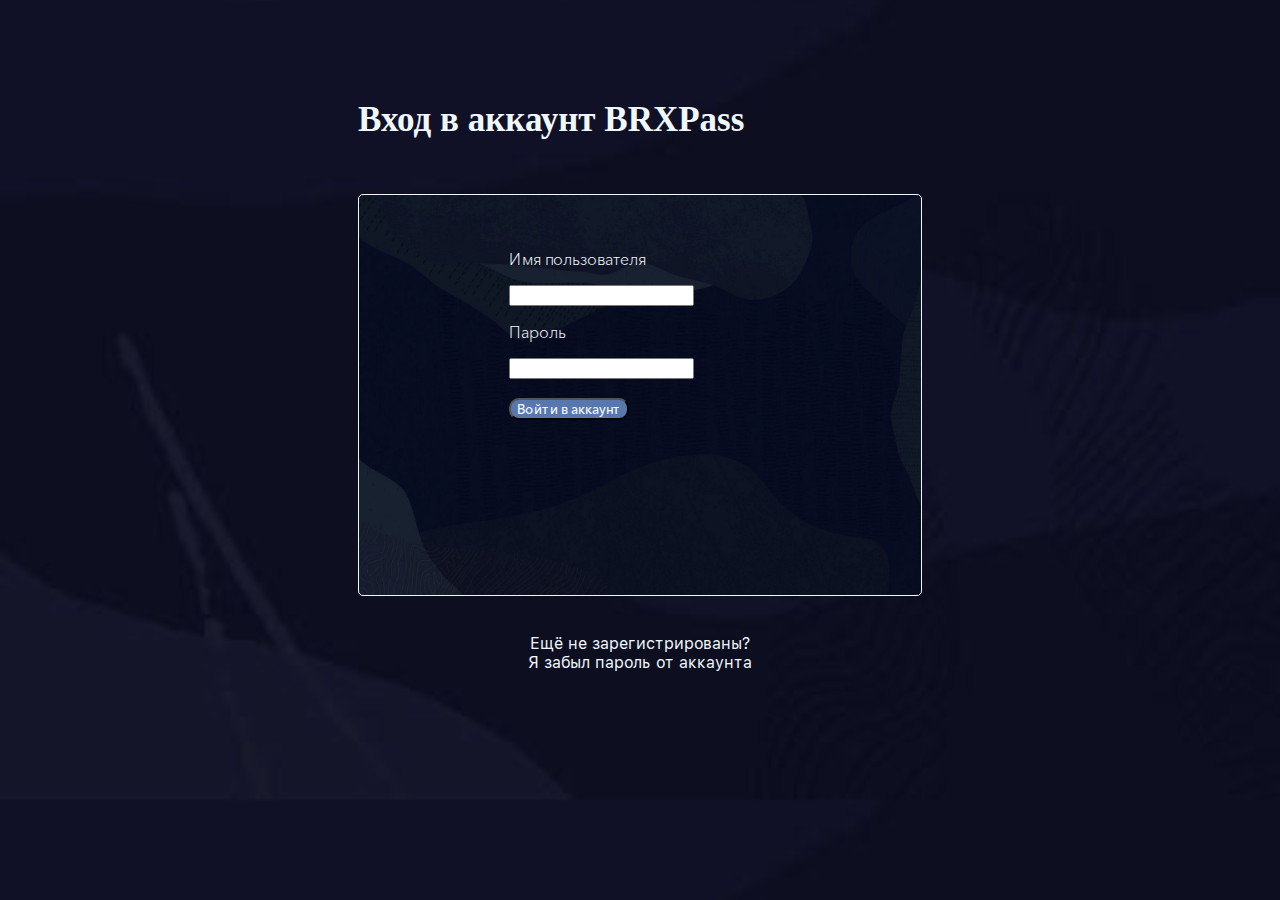
<file: app/login.html>
<!DOCTYPE html>
<html lang="en">
<head>
    <meta charset="UTF-8">
    <meta http-equiv="X-UA-Compatible" content="IE=edge">
    <meta name="viewport" content="width=device-width, initial-scale=1.0">
    <title>Catbox | Авторизация</title>
    <link rel="stylesheet" href="/static/css/fonts.css">
    <link rel="stylesheet" href="/static/fonts/sf/stylesheet.css">
    <link rel="stylesheet" href="/static/fonts/avenir/stylesheet.css">
    <link rel="stylesheet" href="https://static.oracle.com/cdn/fnd/gallery/2004.1.0/OracleFont/OracleFont.min.css">
    <link href="https://cdn.jsdelivr.net/npm/bootstrap@5.0.0-beta3/dist/css/bootstrap.min.css" rel="stylesheet" integrity="sha384-eOJMYsd53ii+scO/bJGFsiCZc+5NDVN2yr8+0RDqr0Ql0h+rP48ckxlpbzKgwra6" crossorigin="anonymous">
    <style>
        body {
            background-image: url(/static/images/login__background.jpg);
            background-position: top;
            background-size: cover;
            font-family: SF UI Text;
        }
        .input__slider {
            font-family: Avenir Next Cyr;
            color: aliceblue;
            font-weight: 300;
        }
        a,span,h1,h2,h3,h4,h5,h6,p {
            color: aliceblue;
            font-family: SF UI Text;
            text-decoration: none;
        }
        .login__header {
            font-family: Oracle Sans;
            color: aliceblue;
            font-weight: 500;
        }
        .alert-dangernew {
            background-color: rgb(83, 0, 18);
            border-color: rgb(255, 0, 64);
            font-family: Avenir Next Cyr;
            color: aliceblue;
            font-weight: 300;
            border-radius: 15px;
        }
        .content {
            background-image: url(/static/images/cards2__ecosystem__background.jpg);
            background-position: top;
            background-size: cover;
            height: 400px;
        }
        .btn-login {
            background-color: #5877ad;
            border-radius: 10px;
            color: #fff;
            font-family: Avenir Next Cyr;
            color: aliceblue;
            font-weight: 500;
        }
        .btn-login:hover,
        .btn-login:active {
            background-color: #7ea9f3;
            color: #fff;
        }
        @media screen and (min-width: 768px) {
            .content {
                border-radius: 5px;
                border: 1px solid aliceblue;
                transition: 0.3s;
            }
            .main {
                margin-right: 100px;
                margin-left: 100px;
                transition: 0.3s;
            }
            .inputs__group {
                margin-right: 50px;
                margin-left: 50px;
                transition: 0.3s;
            }
            .login__header {
                font-size: 30px;
                transition: 0.3s;
            }
        }
        @media screen and (min-width: 1250px) {
            .content {
                border-radius: 5px;
                border: 1px solid aliceblue;
                transition: 0.3s;
            }
            .main {
                margin-right: 350px;
                margin-left: 350px;
                transition: 0.3s;
            }
            .inputs__group {
                margin-right: 150px;
                margin-left: 150px;
                transition: 0.3s;
            }
            .login__header {
                font-size: 35px;
                transition: 0.3s;
            }
        }
        @media screen and (max-width: 768px) {
            .content {
                border-radius: 5px;
                border: 1px solid aliceblue;
            }
            .main {
                margin-right: 25px;
                margin-left: 25px;
                transition: 0.3s;
            }
            .inputs__group {
                margin-right: 35px;
                margin-left: 35px;
                transition: 0.3s;
            }
            .login__header {
                font-size: 25px;
                transition: 0.3s;
            }
        }
            .alertlog {
                width: 920px;
                height: 100px;
                border-radius: 10px;
            } 

            @media (min-width: 801px) {

                .alertlog {
                width: 920px;
                height: 100px;
                border-radius: 10px;
                } }

            @media (max-width: 1024px) {
                .alertlog {
                width: 600px;
                height: 100px;
                border-radius: 10px;
                } }
    </style>
</head>
<body>
    <div class="main">
        <br><br><br>
        <p class="login__header"><b>Вход в аккаунт BRXPass</b></p>
        <br>
        <div class="content">
            <br><br>
            <form action="login" method="post">
            <div class="inputs__group">
                <p class="input__slider">Имя пользователя</p>
                    <div class="input-group mb-3">
                        <input name="username" type="text" class="form-control" aria-label="Sizing example input" aria-describedby="inputGroup-sizing-default">
                    </div>
                <p class="input__slider">Пароль</p>
                    <div class="input-group mb-3">
                        <input name="password" type="password" class="form-control" aria-label="Sizing example input" aria-describedby="inputGroup-sizing-default">
                    </div>
                <br>
                <div class="d-grid gap-2">
                    <button name="loginaccount" class="btn btn-login" type="submit">Войти в аккаунт</button>
                </div>
                <br><br>
            </div>
            </form>
        </div>
        <br><br><center><a href="/app/reg">Ещё не зарегистрированы?</a></center>
        <center>
            <a href="/app/recovery">Я забыл пароль от аккаунта</a>
        </center>
    </div>
</body>
</html>
</file>
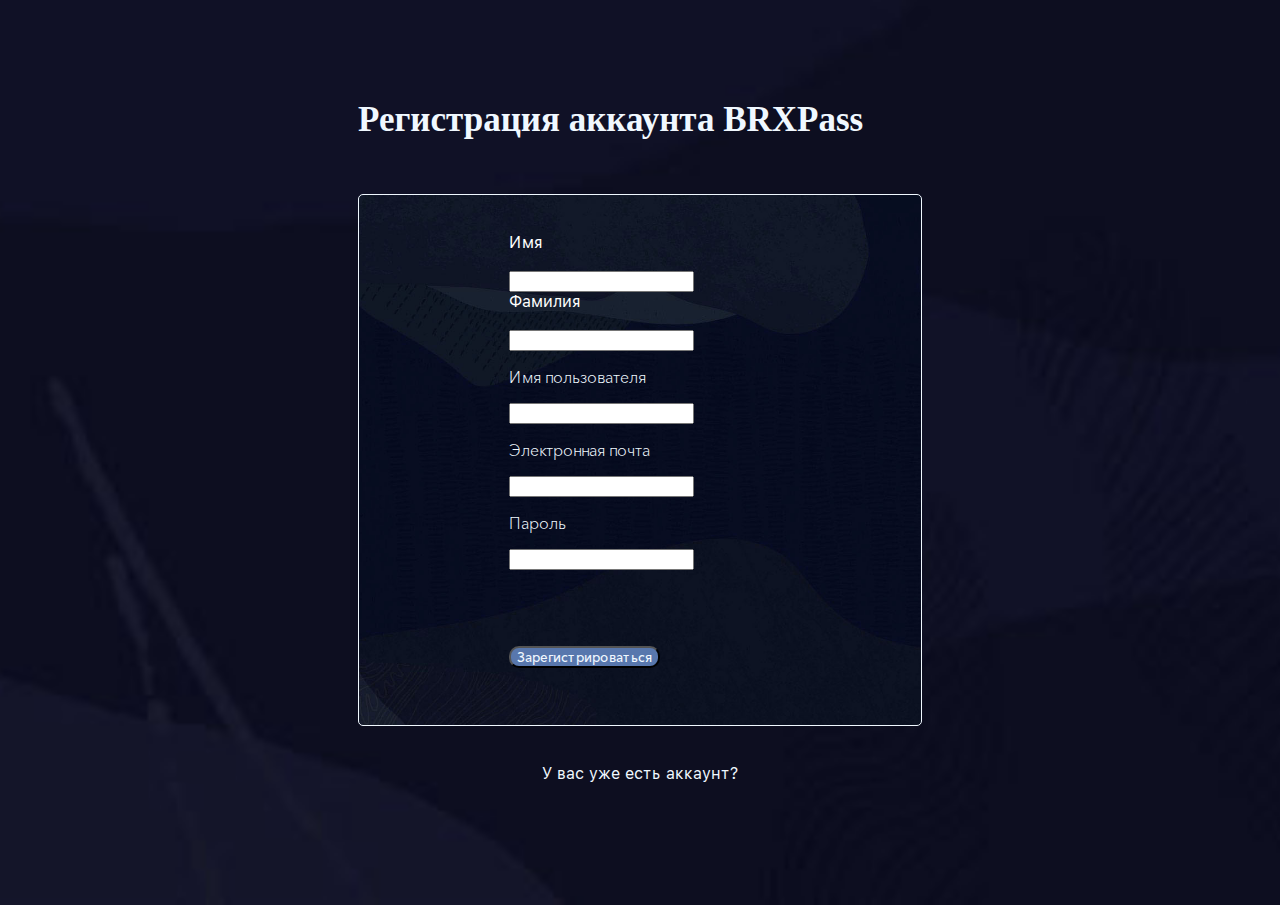
<file: app/reg.html>
<!DOCTYPE html>
<html lang="en">
<head>
    <meta charset="UTF-8">
    <meta http-equiv="X-UA-Compatible" content="IE=edge">
    <meta name="viewport" content="width=device-width, initial-scale=1.0">
    <title>Catbox | Авторизация</title>
    <link rel="stylesheet" href="/static/css/fonts.css">
    <link rel="stylesheet" href="/static/fonts/sf/stylesheet.css">
    <link rel="stylesheet" href="/static/fonts/avenir/stylesheet.css">
    <link rel="stylesheet" href="https://static.oracle.com/cdn/fnd/gallery/2004.1.0/OracleFont/OracleFont.min.css">
    <link href="https://cdn.jsdelivr.net/npm/bootstrap@5.0.0-beta3/dist/css/bootstrap.min.css" rel="stylesheet" integrity="sha384-eOJMYsd53ii+scO/bJGFsiCZc+5NDVN2yr8+0RDqr0Ql0h+rP48ckxlpbzKgwra6" crossorigin="anonymous">
    <style>
        body {
            background-image: url(/static/images/login__background.jpg);
            background-position: top;
            background-size: cover;
            font-family: SF UI Text;
        }
        .input__slider {
            font-family: Avenir Next Cyr;
            color: aliceblue;
            font-weight: 300;
        }
        a,span,h1,h2,h3,h4,h5,h6,p {
            color: aliceblue;
            font-family: SF UI Text;
            text-decoration: none;
        }
        .login__header {
            font-family: Oracle Sans;
            color: aliceblue;
            font-weight: 500;
        }
        .alert-dangernew {
            background-color: rgb(83, 0, 18);
            border-color: rgb(255, 0, 64);
            font-family: Avenir Next Cyr;
            color: aliceblue;
            font-weight: 300;
            border-radius: 15px;
        }
        .content {
            background-image: url(/static/images/cards2__ecosystem__background.jpg);
            background-position: top;
            background-size: cover;
        }
        .btn-login {
            background-color: #5877ad;
            border-radius: 10px;
            color: #fff;
            font-family: Avenir Next Cyr;
            color: aliceblue;
            font-weight: 500;
        }
        .btn-login:hover,
        .btn-login:active {
            background-color: #7ea9f3;
            color: #fff;
        }
        @media screen and (min-width: 768px) {
            .content {
                border-radius: 5px;
                border: 1px solid aliceblue;
                transition: 0.3s;
            }
            .main {
                margin-right: 100px;
                margin-left: 100px;
                transition: 0.3s;
            }
            .inputs__group {
                margin-right: 50px;
                margin-left: 50px;
                transition: 0.3s;
            }
            .login__header {
                font-size: 30px;
                transition: 0.3s;
            }
        }
        @media screen and (min-width: 1250px) {
            .content {
                border-radius: 5px;
                border: 1px solid aliceblue;
                transition: 0.3s;
            }
            .main {
                margin-right: 350px;
                margin-left: 350px;
                transition: 0.3s;
            }
            .inputs__group {
                margin-right: 150px;
                margin-left: 150px;
                transition: 0.3s;
            }
            .login__header {
                font-size: 35px;
                transition: 0.3s;
            }
        }
        @media screen and (max-width: 768px) {
            .content {
                border-radius: 5px;
                border: 1px solid aliceblue;
            }
            .main {
                margin-right: 25px;
                margin-left: 25px;
                transition: 0.3s;
            }
            .inputs__group {
                margin-right: 35px;
                margin-left: 35px;
                transition: 0.3s;
            }
            .login__header {
                font-size: 25px;
                transition: 0.3s;
            }
        }
            .alertlog {
                width: 920px;
                height: 100px;
                border-radius: 10px;
            } 

            @media (min-width: 801px) {

                .alertlog {
                width: 920px;
                height: 100px;
                border-radius: 10px;
                } }

            @media (max-width: 1024px) {
                .alertlog {
                width: 600px;
                height: 100px;
                border-radius: 10px;
                } }
    </style>
</head>
<body>
    <div class="main">
        <br><br><br>
        <p class="login__header"><b>Регистрация аккаунта BRXPass</b></p>
        <br>
        <div class="content">
            <br><br>
            <form action="reg" method="post">
            <div class="inputs__group">
                <div class="row g-3">
                <div class="col-sm-6">
                      <label for="firstName" style="color: #fff;" class="form-label">Имя</label><br>
                      <br><input name="fname" type="text" class="form-control" id="firstName" placeholder="" value="">
                </div>
                <div class="col-sm-6">
                      <label for="lastName" style="color: #fff;" class="form-label">Фамилия</label><br>
                      <br><input name="lname" type="text" class="form-control" id="lastName" placeholder="" value="">
                </div>

                <p class="input__slider">Имя пользователя</p>
                    <div class="input-group mb-3">
                        <input name="username" type="text" class="form-control" aria-label="Sizing example input" aria-describedby="inputGroup-sizing-default">
                    </div>
                <p class="input__slider">Электронная почта</p>
                    <div class="input-group mb-3">
                        <input name="email" type="email" class="form-control" aria-label="Sizing example input" aria-describedby="inputGroup-sizing-default">
                    </div>
                <p class="input__slider">Пароль</p>
                    <div class="input-group mb-3">
                        <input name="password" type="password" class="form-control" aria-label="Sizing example input" aria-describedby="inputGroup-sizing-default">
                    </div>
                <script src="https://www.google.com/recaptcha/api.js"></script>
                <br><br><center><div class="g-recaptcha" data-sitekey="6LdINbsZAAAAALO9X5bvdLDVmRq880kpVszCRza3"></div></center><br><br>
                <div class="d-grid gap-2">
                    <button class="btn btn-login" name="createaccount" type="submit">Зарегистрироваться</button>
                    <br><br>
                </div>
                <br><br>
                
            </div>
            </div>
            </form>
        </div>
        <br><br><center><a href="/app/login">У вас уже есть аккаунт?</a></center><br><br><br><br><br><br>
    </div>
</body>
</html>
</file>
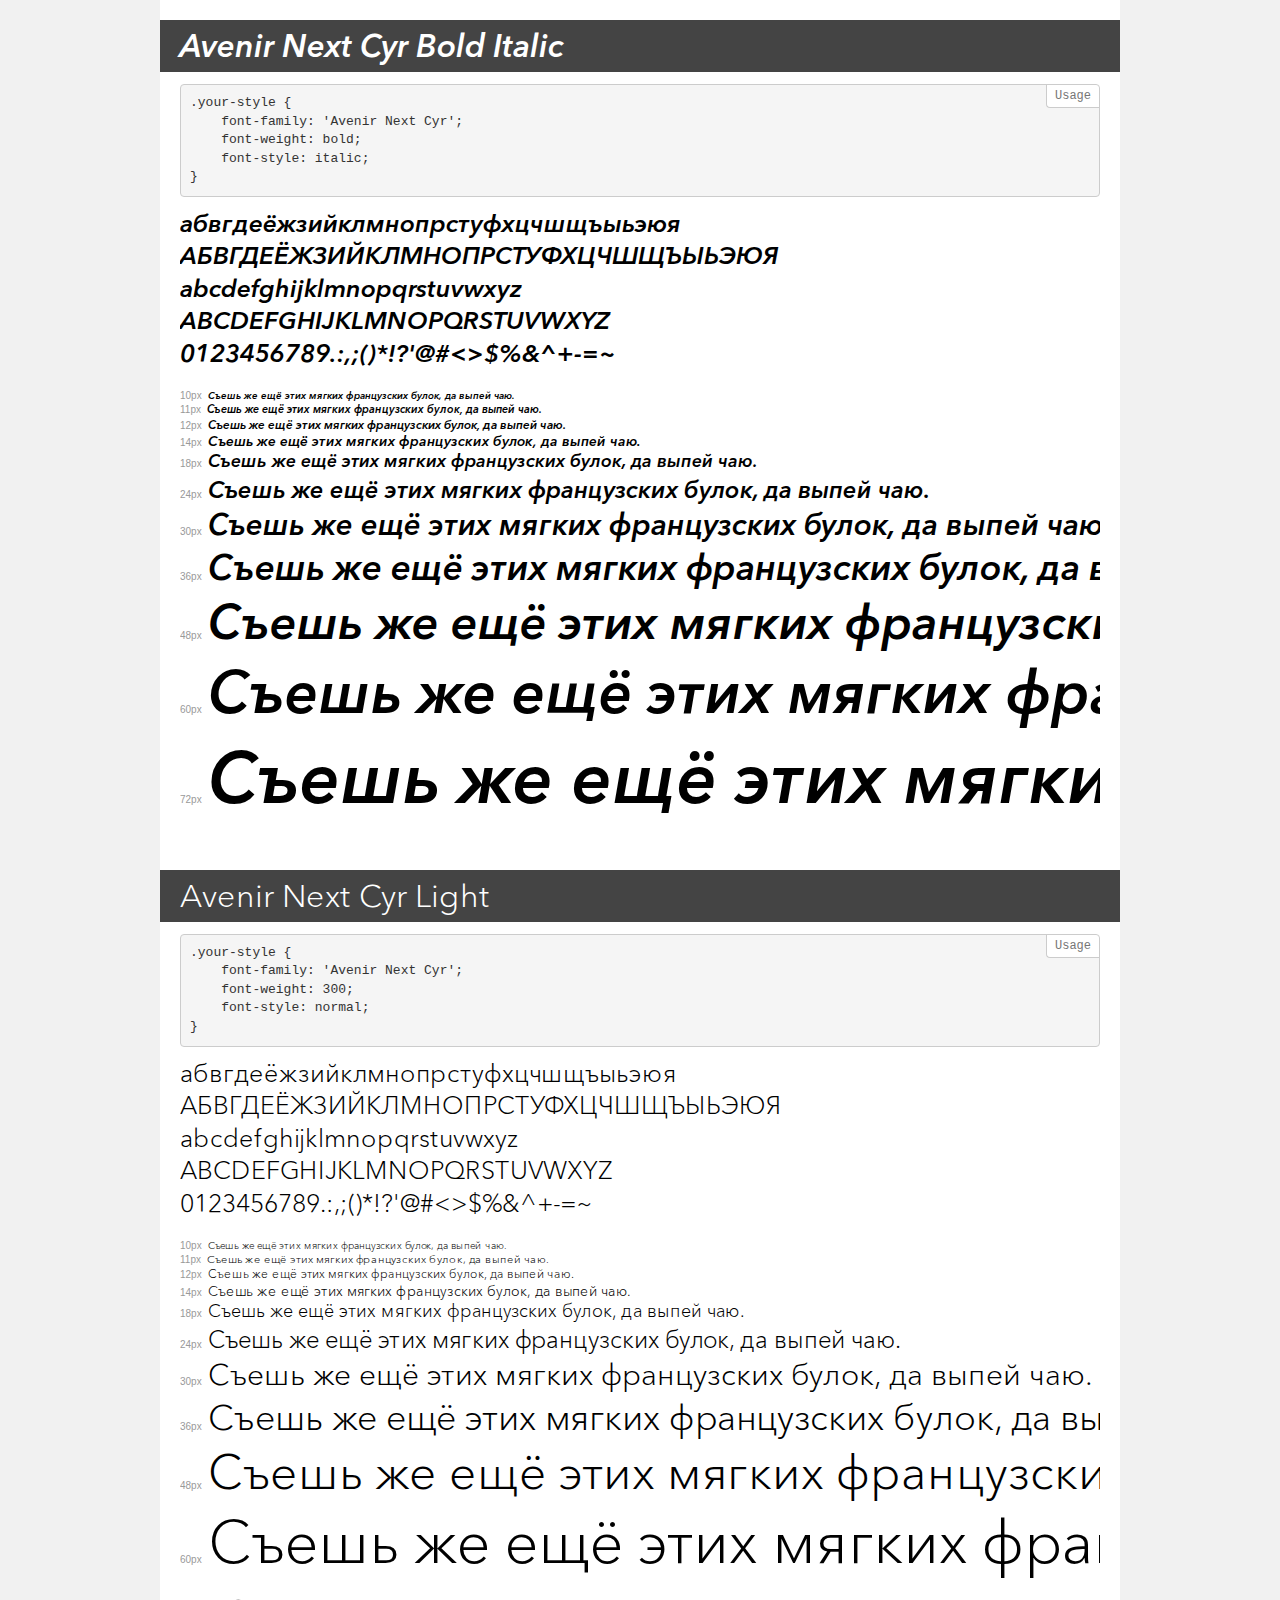
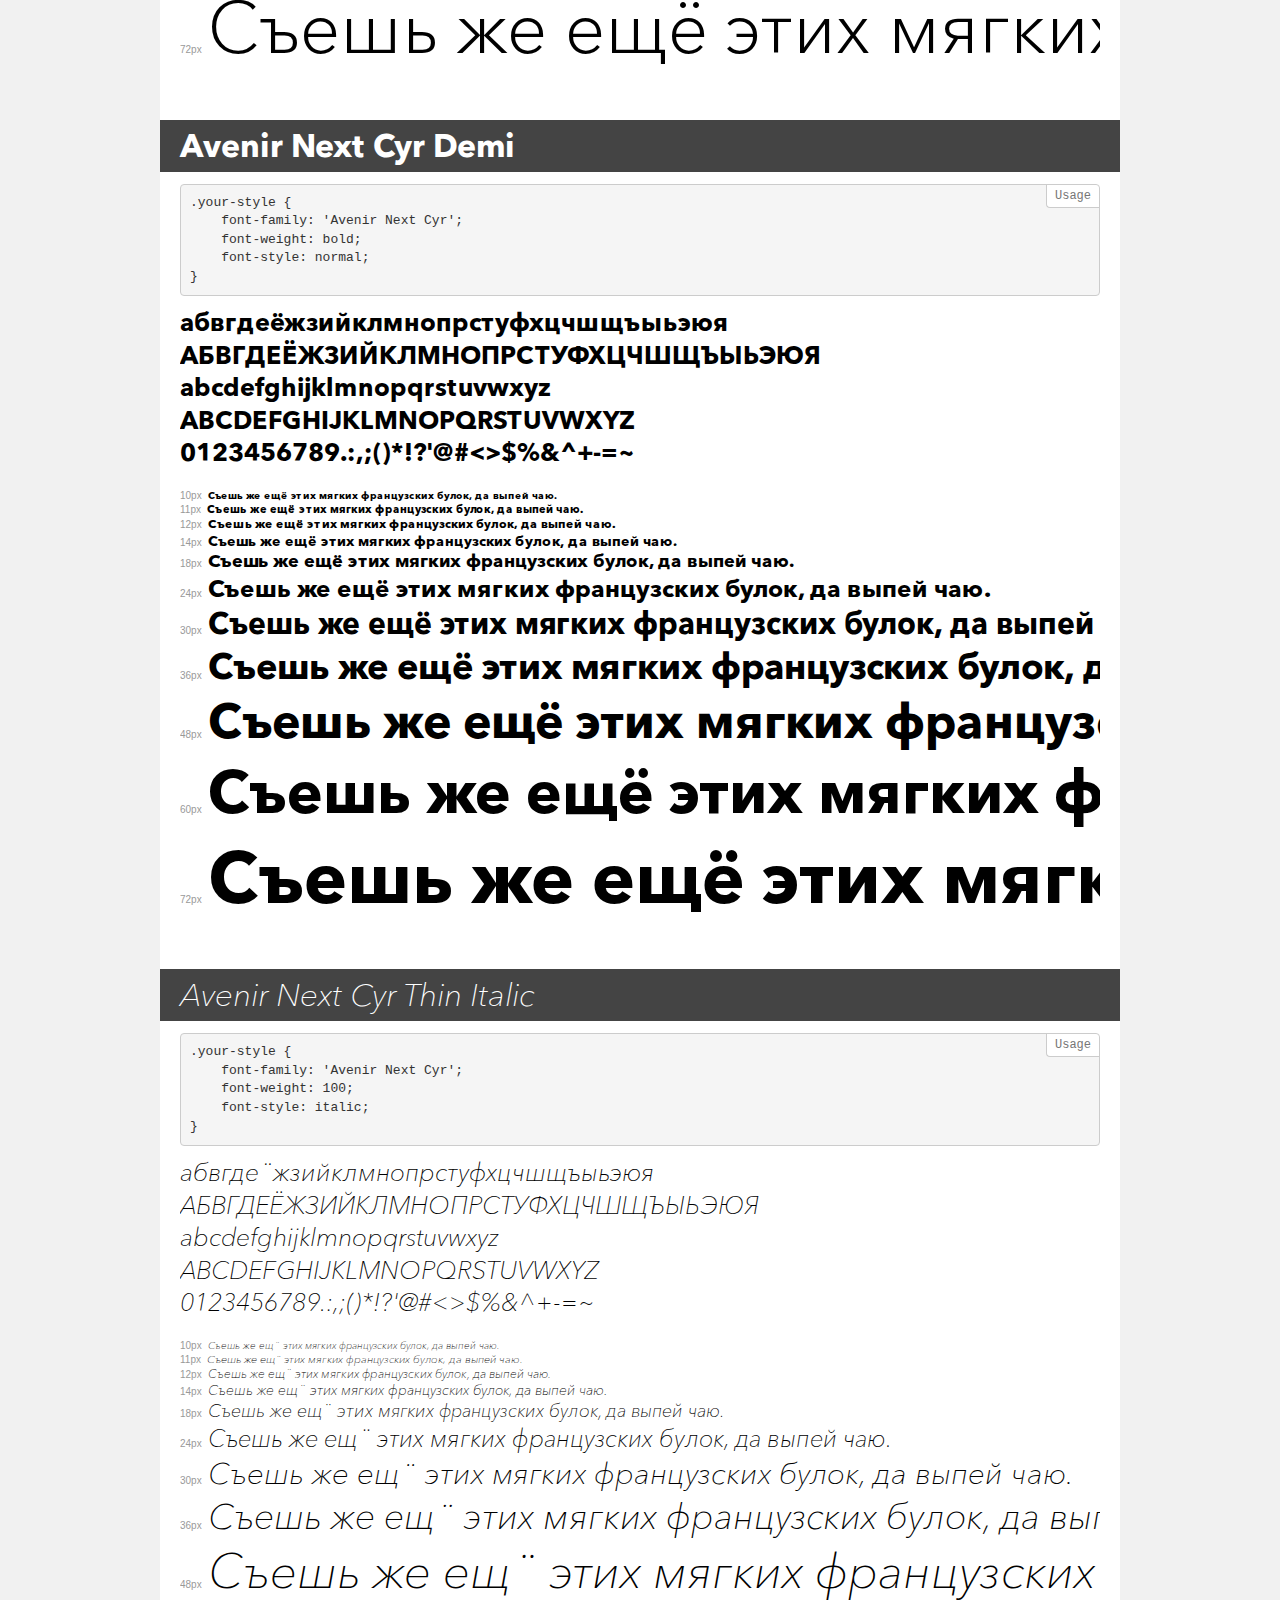
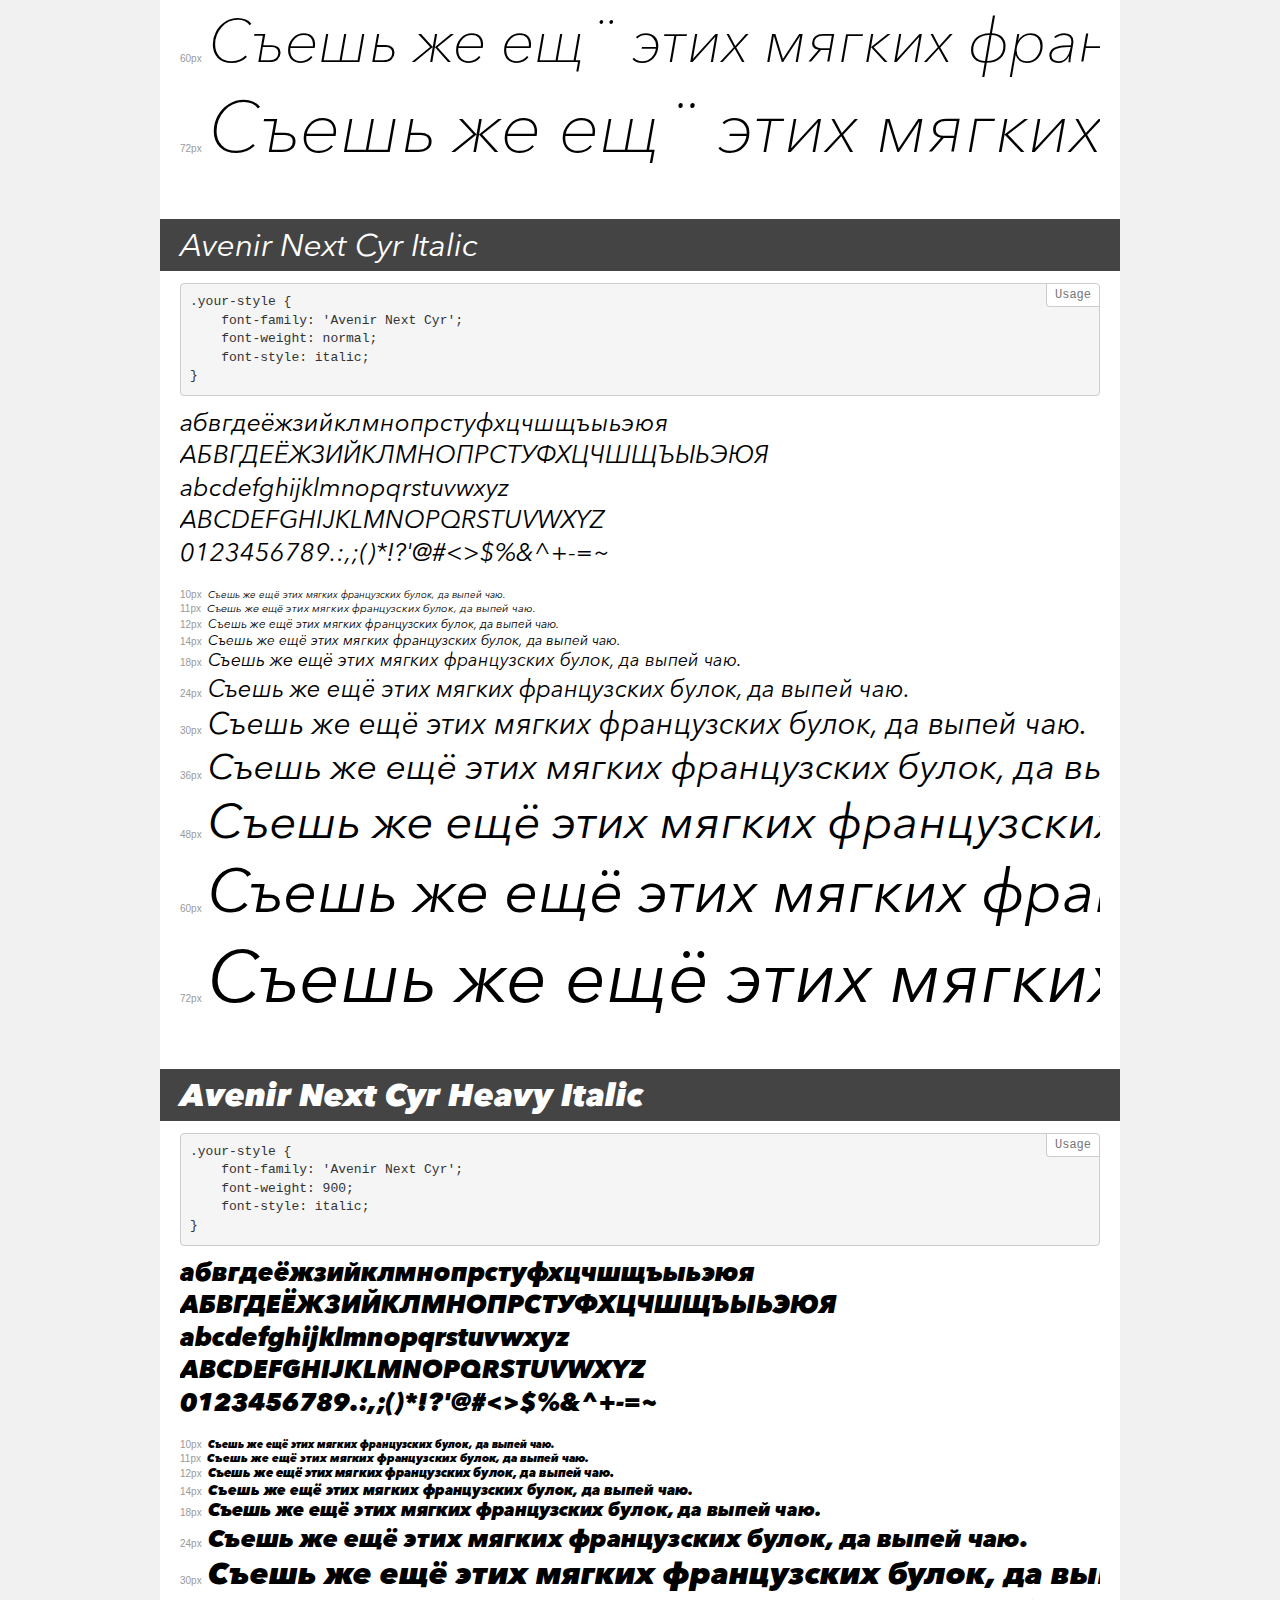
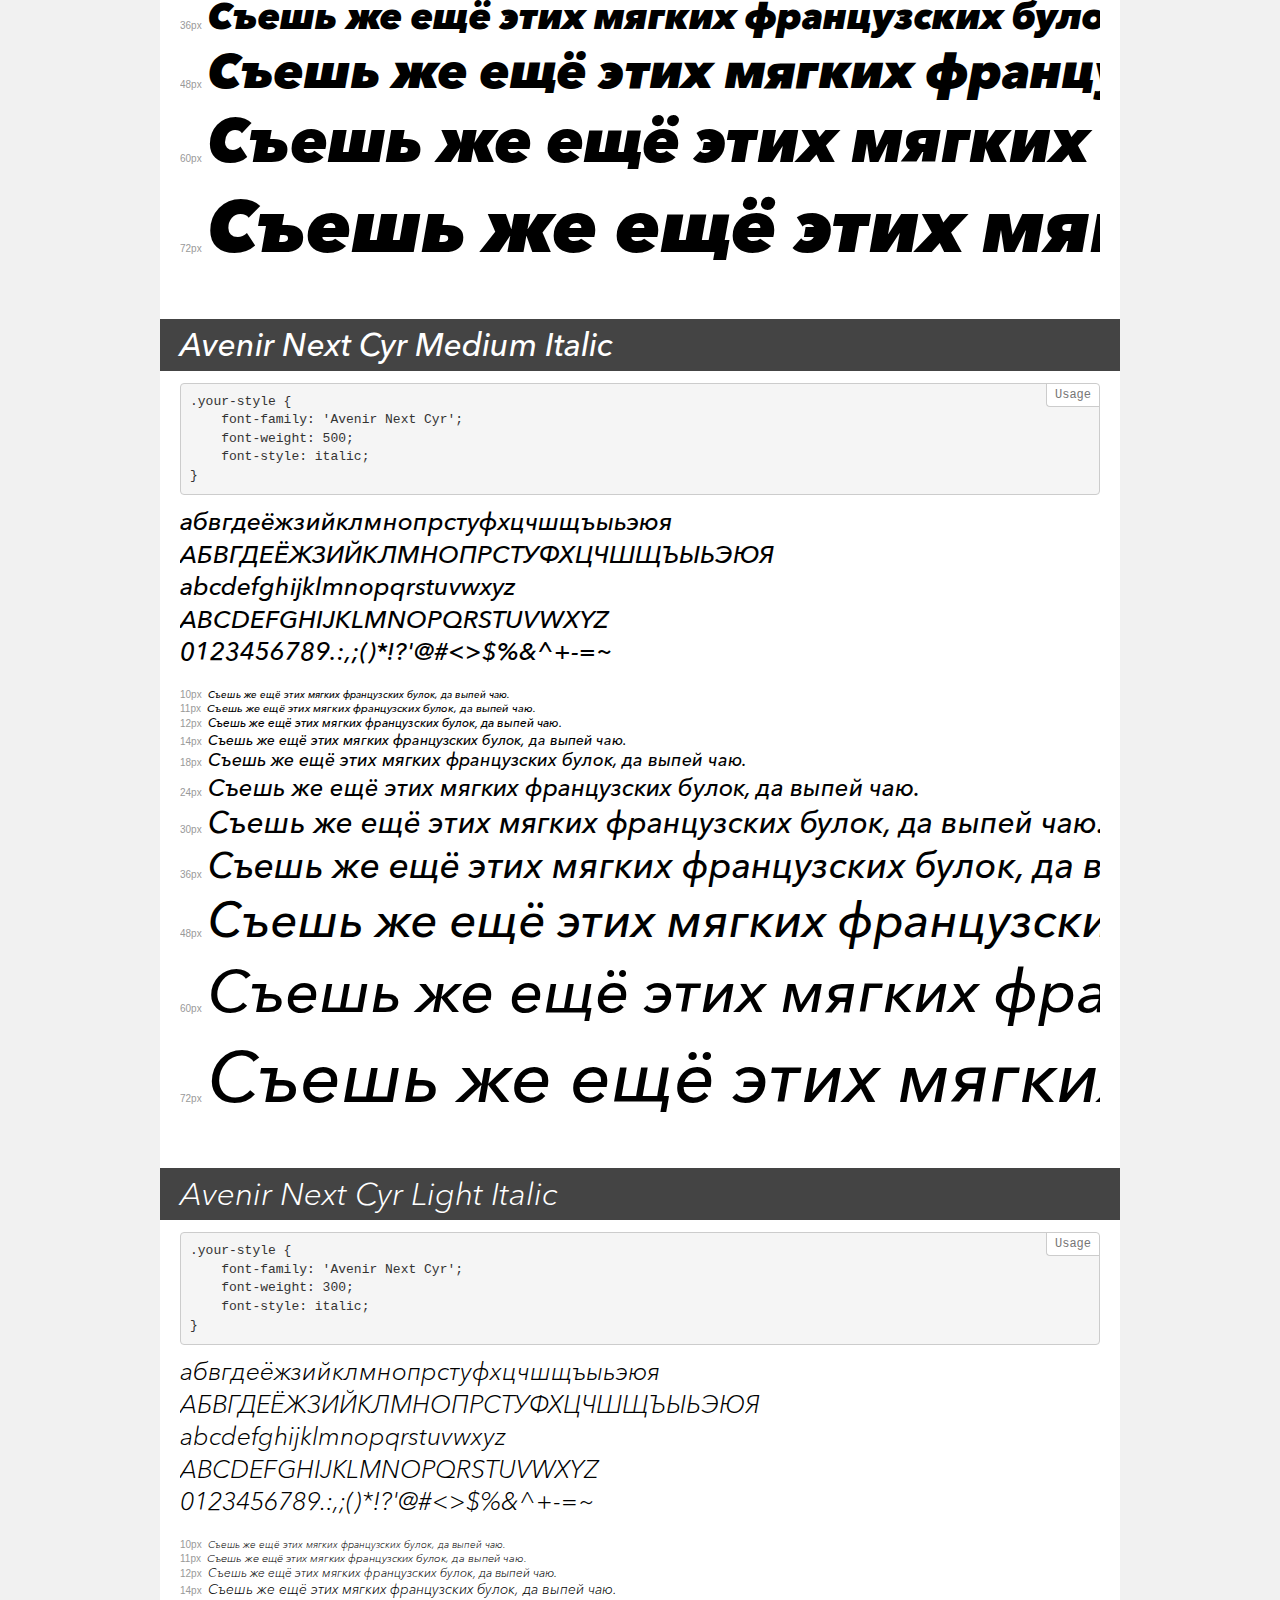
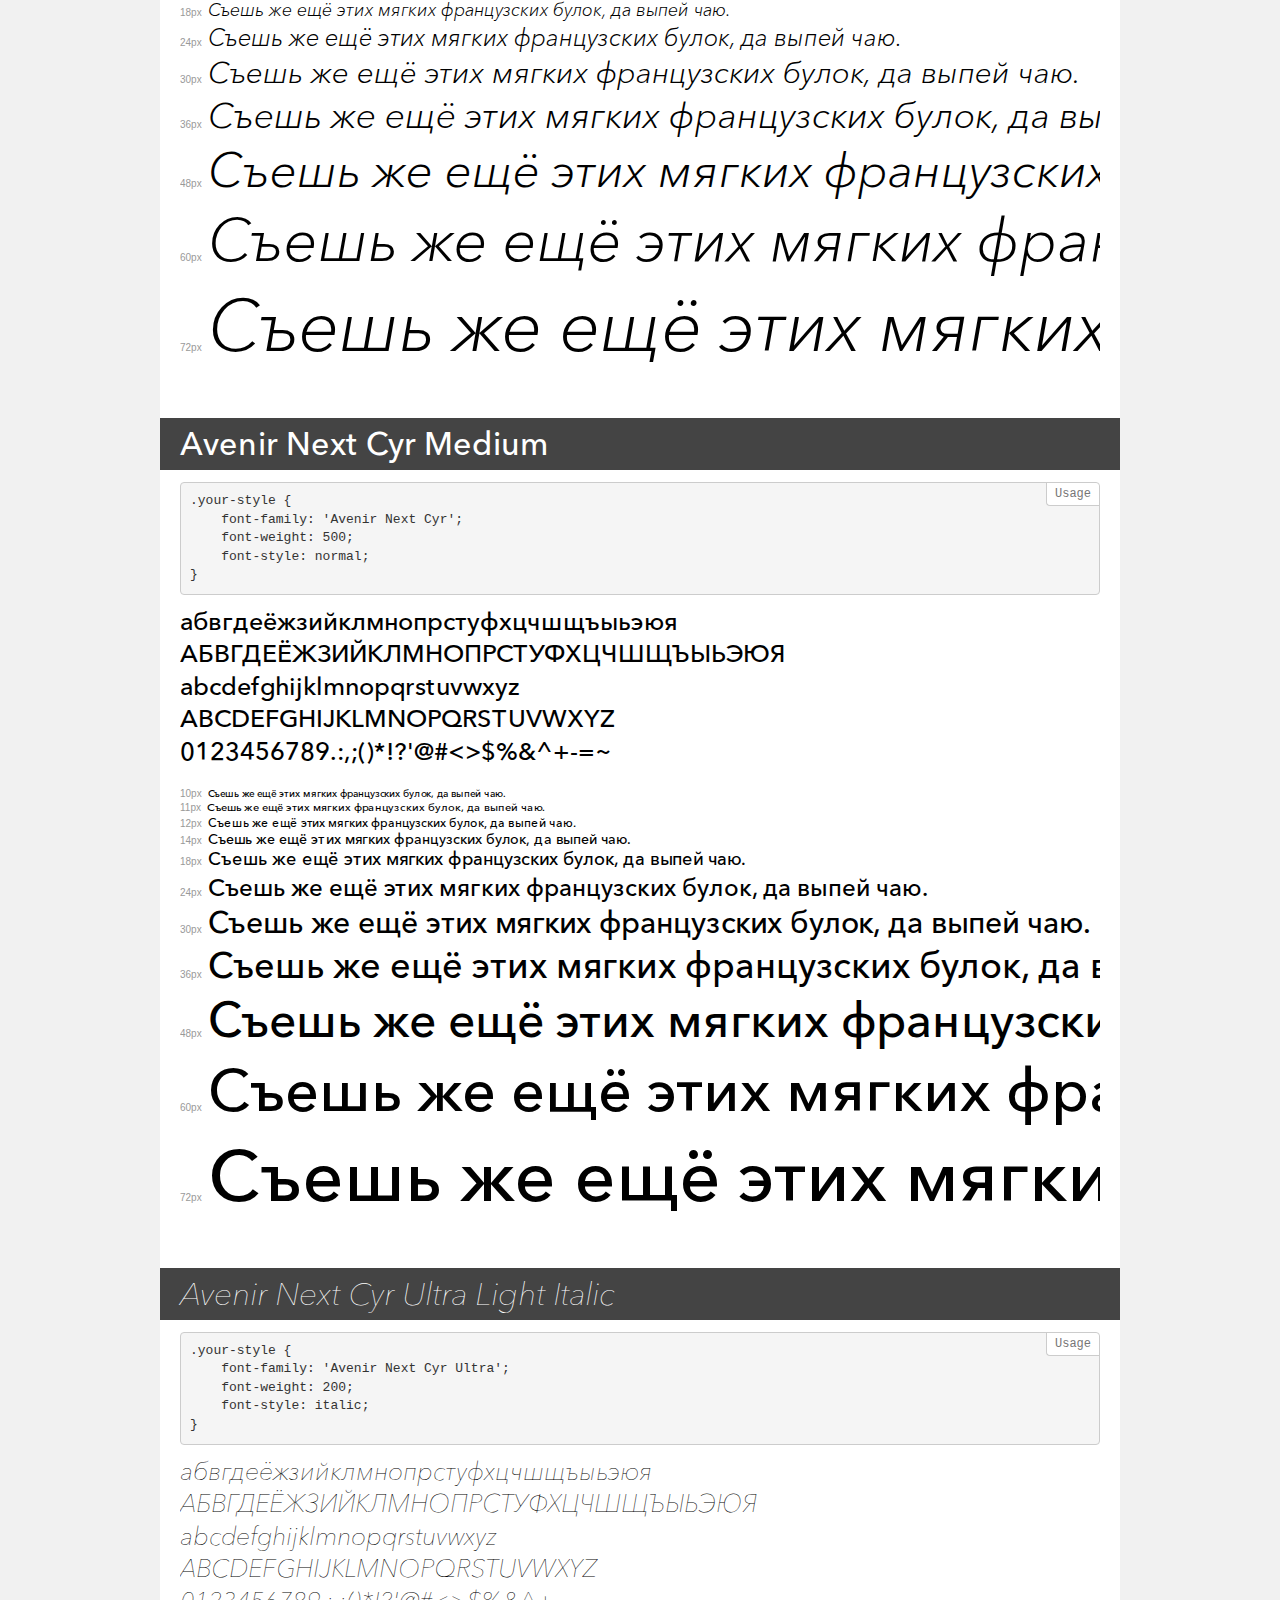
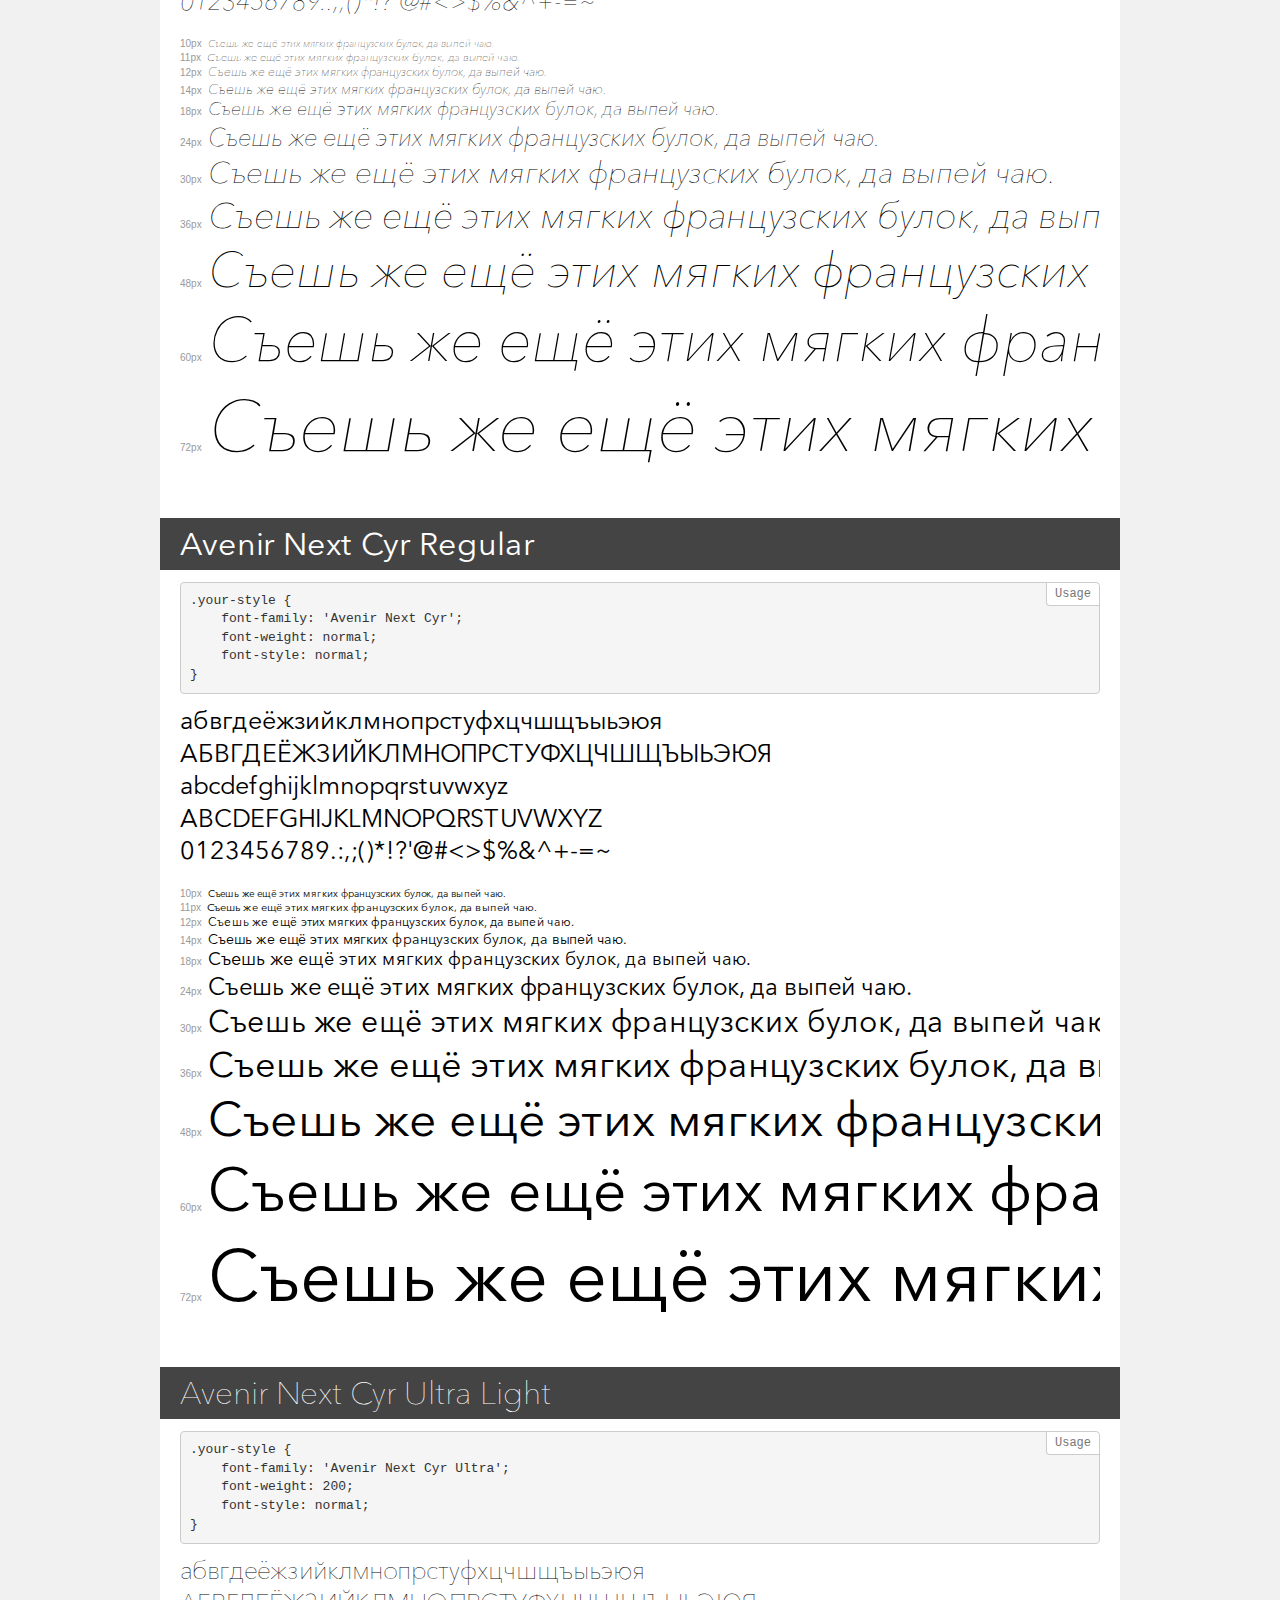
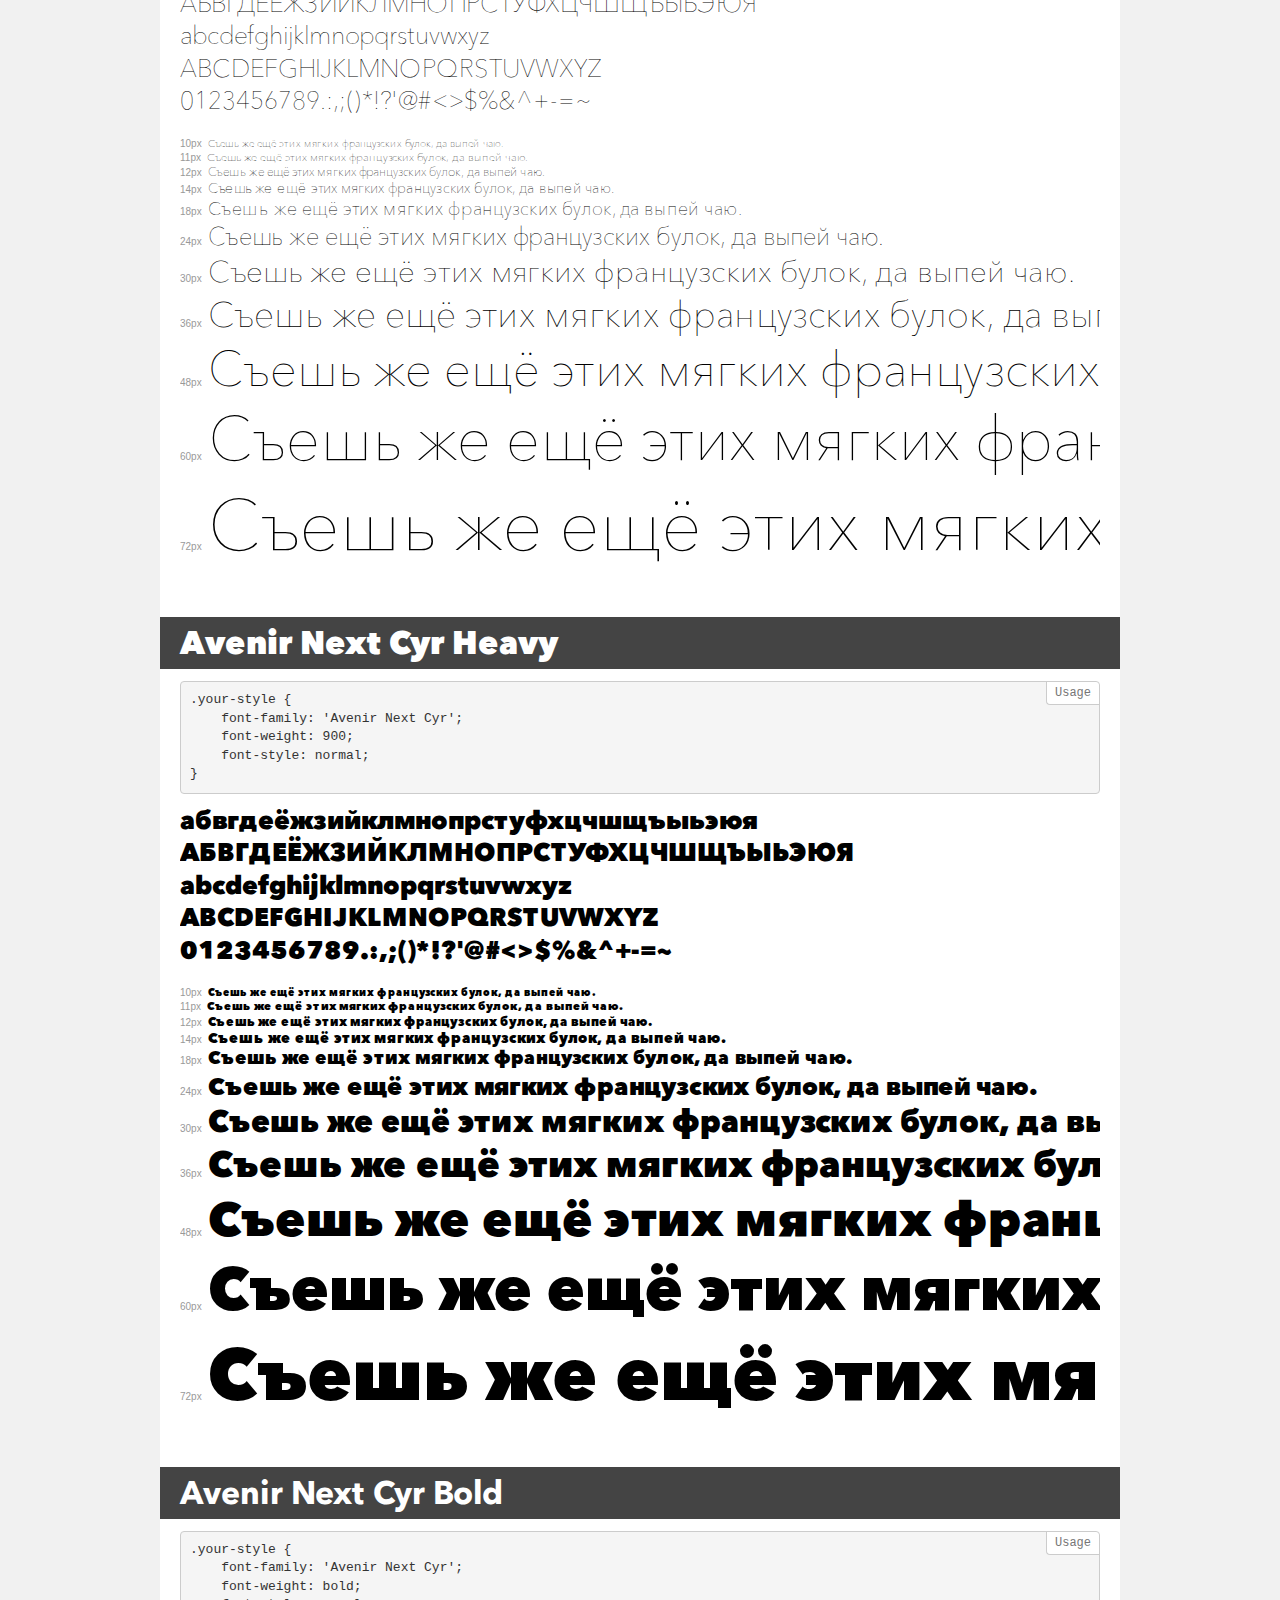
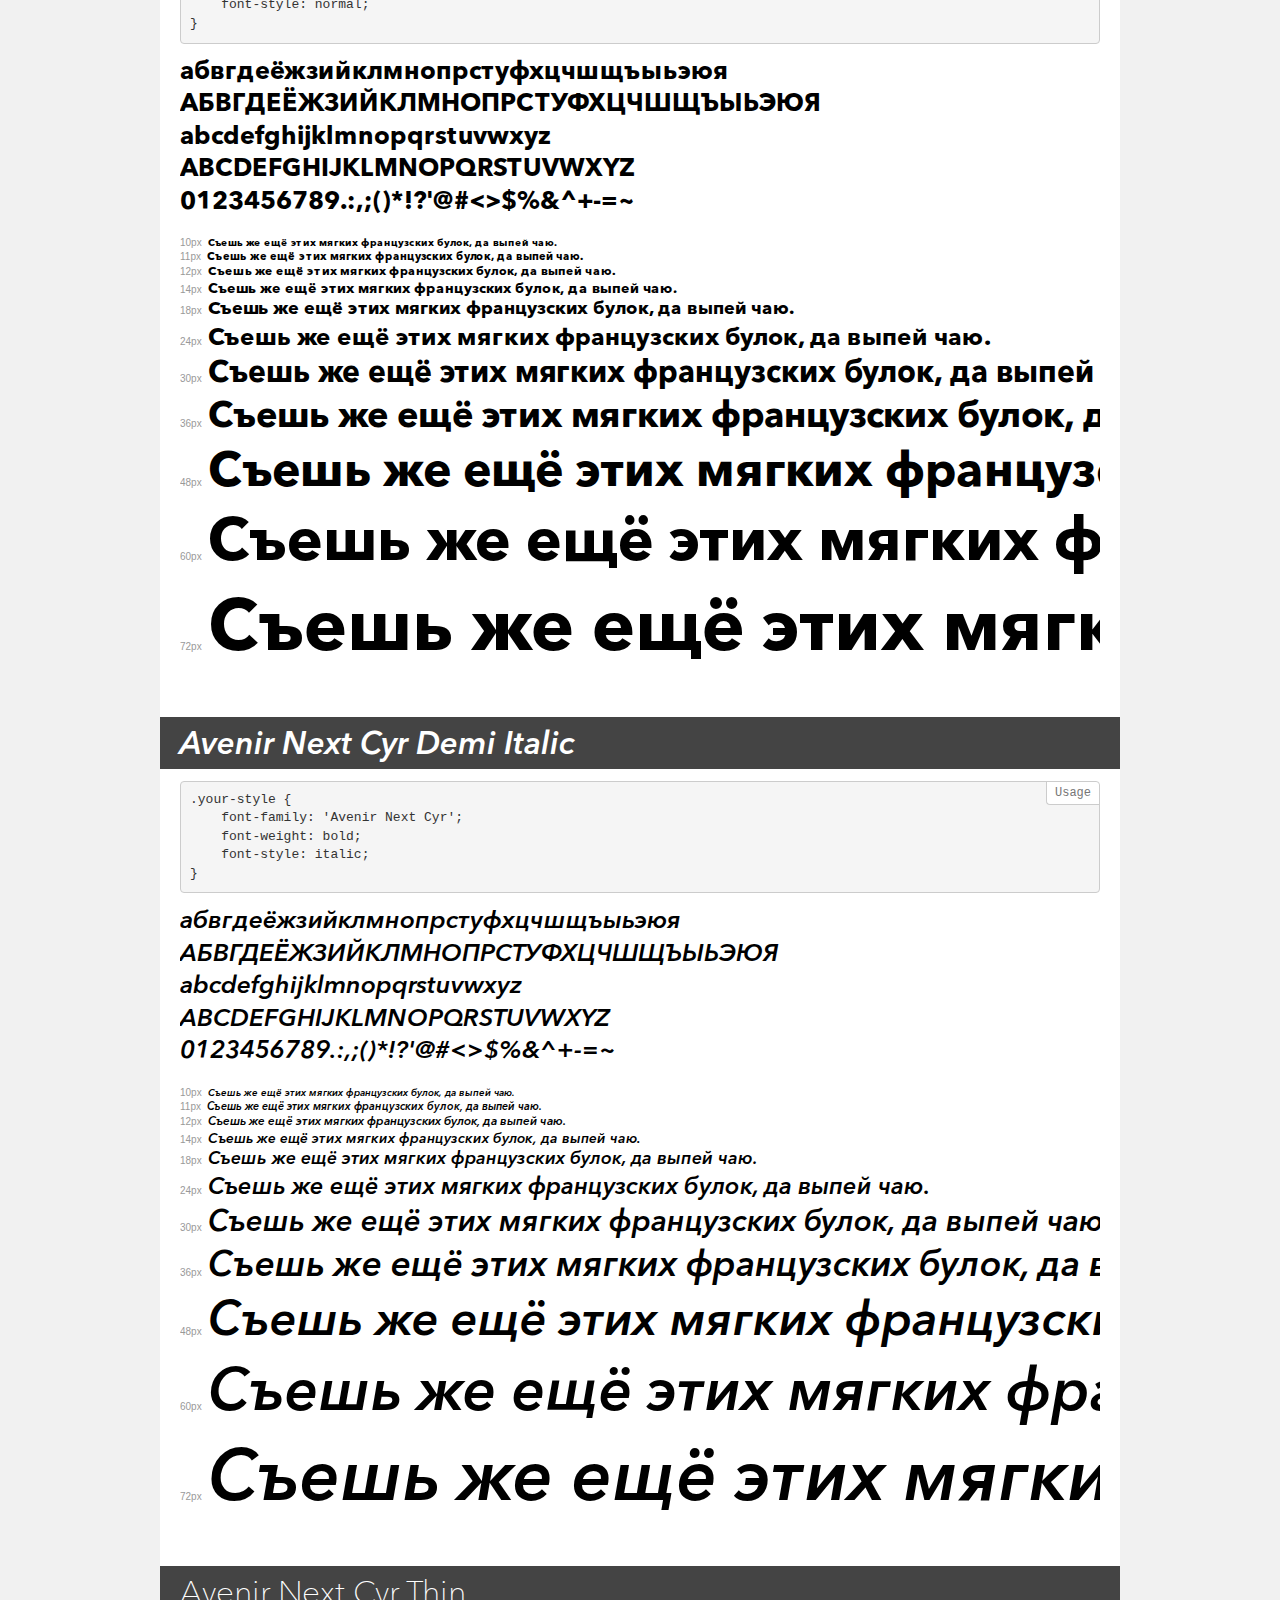
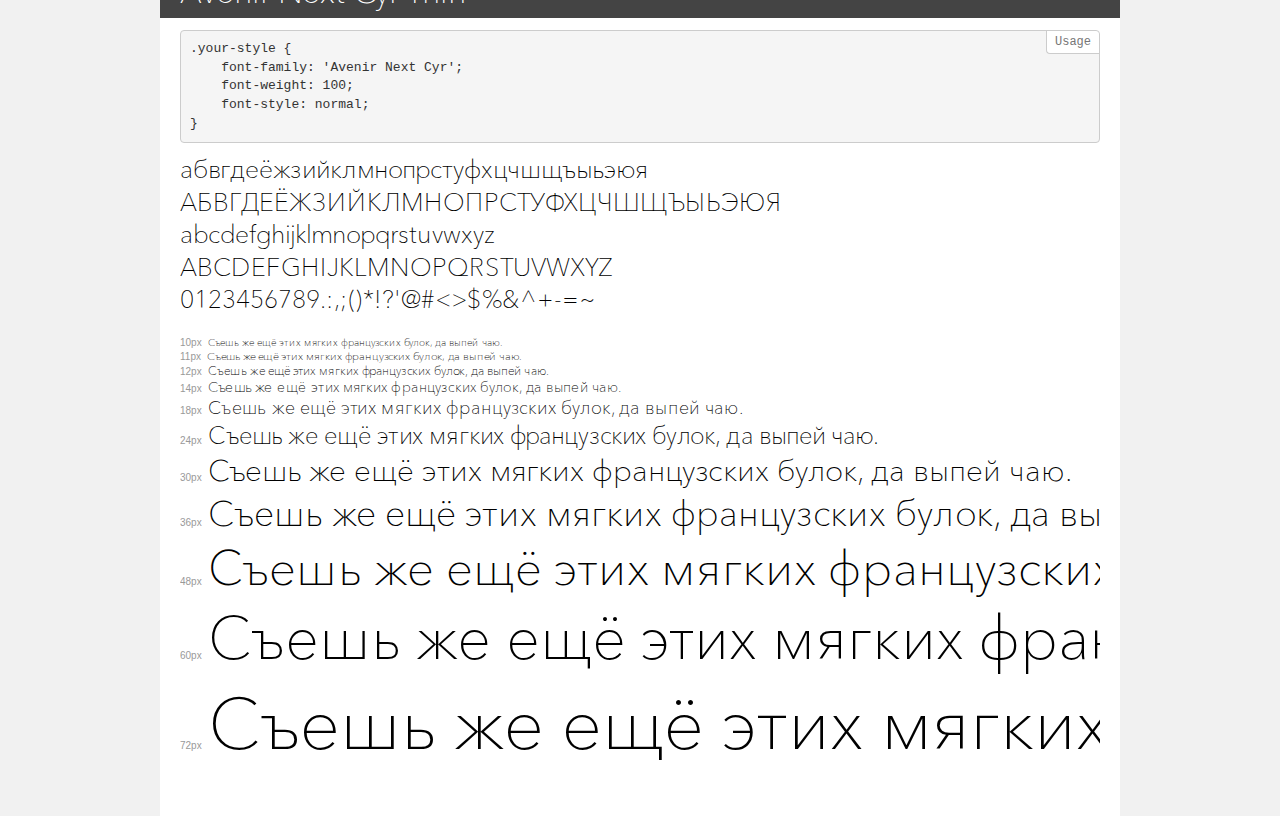
<file: static/fonts/avenir/demo.html>
<!DOCTYPE html>
<html>
<head>
	<meta charset="utf-8">
	<meta http-equiv="X-UA-Compatible" content="IE=edge">
	<meta name="viewport" content="width=device-width, initial-scale=1">
	<meta name="robots" content="noindex, noarchive">
	<title>Transfonter demo</title>
	<link href="stylesheet.css" rel="stylesheet">
	<style>
		/*
		http://meyerweb.com/eric/tools/css/reset/
		v2.0 | 20110126
		License: none (public domain)
		*/
		html, body, div, span, applet, object, iframe,
		h1, h2, h3, h4, h5, h6, p, blockquote, pre,
		a, abbr, acronym, address, big, cite, code,
		del, dfn, em, img, ins, kbd, q, s, samp,
		small, strike, strong, sub, sup, tt, var,
		b, u, i, center,
		dl, dt, dd, ol, ul, li,
		fieldset, form, label, legend,
		table, caption, tbody, tfoot, thead, tr, th, td,
		article, aside, canvas, details, embed,
		figure, figcaption, footer, header, hgroup,
		menu, nav, output, ruby, section, summary,
		time, mark, audio, video {
			margin: 0;
			padding: 0;
			border: 0;
			font-size: 100%;
			font: inherit;
			vertical-align: baseline;
		}
		/* HTML5 display-role reset for older browsers */
		article, aside, details, figcaption, figure,
		footer, header, hgroup, menu, nav, section {
			display: block;
		}
		body {
			line-height: 1;
		}
		ol, ul {
			list-style: none;
		}
		blockquote, q {
			quotes: none;
		}
		blockquote:before, blockquote:after,
		q:before, q:after {
			content: '';
			content: none;
		}
		table {
			border-collapse: collapse;
			border-spacing: 0;
		}
		/* common styles */
		body {
			background: #f1f1f1;
			color: #000;
		}
		.page {
			background: #fff;
			width: 920px;
			margin: 0 auto;
			padding: 20px 20px 0 20px;
			overflow: hidden;
		}
		.font-container {
			overflow-x: auto;
			overflow-y: hidden;
			margin-bottom: 40px;
			line-height: 1.3;
			white-space: nowrap;
			padding-bottom: 5px;
		}
		h1 {
			position: relative;
			background: #444;
			font-size: 32px;
			color: #fff;
			padding: 10px 20px;
			margin: 0 -20px 12px -20px;
		}
		.letters {
			font-size: 25px;
			margin-bottom: 20px;
		}
		.s10:before {
			content: '10px';
		}
		.s11:before {
			content: '11px';
		}
		.s12:before {
			content: '12px';
		}
		.s14:before {
			content: '14px';
		}
		.s18:before {
			content: '18px';
		}
		.s24:before {
			content: '24px';
		}
		.s30:before {
			content: '30px';
		}
		.s36:before {
			content: '36px';
		}
		.s48:before {
			content: '48px';
		}
		.s60:before {
			content: '60px';
		}
		.s72:before {
			content: '72px';
		}
		.s10:before, .s11:before, .s12:before, .s14:before,
		.s18:before, .s24:before, .s30:before, .s36:before,
		.s48:before, .s60:before, .s72:before {
			font-family: Arial, sans-serif;
			font-size: 10px;
			font-weight: normal;
			font-style: normal;
			color: #999;
			padding-right: 6px;
		}
		pre {
			display: block;
			position: relative;
			padding: 9px;
			margin: 0 0 10px;
			font-family: Monaco, Menlo, Consolas, "Courier New", monospace !important;
			font-size: 13px;
			line-height: 1.428571429;
			color: #333;
			font-weight: normal !important;
			font-style: normal !important;
			background-color: #f5f5f5;
			border: 1px solid #ccc;
			overflow-x: auto;
			border-radius: 4px;
		}
		pre:after {
			display: block;
			position: absolute;
			right: 0;
			top: 0;
			content: 'Usage';
			line-height: 1;
			padding: 5px 8px;
			font-size: 12px;
			color: #767676;
			background-color: #fff;
			border: 1px solid #ccc;
			border-right: none;
			border-top: none;
			border-radius: 0 4px 0 4px;
			z-index: 10;
		}
		/* responsive */
		@media (max-width: 959px) {
			.page {
				width: auto;
				margin: 0;
			}
		}
	</style>
</head>
<body>
<div class="page">
	<div class="demo" style="font-family: 'Avenir Next Cyr'; font-weight: bold; font-style: italic;">
		<h1>Avenir Next Cyr Bold Italic</h1>
		<pre>.your-style {
    font-family: 'Avenir Next Cyr';
    font-weight: bold;
    font-style: italic;
}</pre>
		<div class="font-container">
			<p class="letters">
				абвгдеёжзийклмнопрстуфхцчшщъыьэюя <br />
				АБВГДЕЁЖЗИЙКЛМНОПРСТУФХЦЧШЩЪЫЬЭЮЯ <br />
				abcdefghijklmnopqrstuvwxyz <br />
				ABCDEFGHIJKLMNOPQRSTUVWXYZ <br />				0123456789.:,;()*!?'@#<>$%&^+-=~
			</p>
			<p class="s10" style="font-size: 10px;">Съешь же ещё этих мягких французских булок, да выпей чаю.</p>
			<p class="s11" style="font-size: 11px;">Съешь же ещё этих мягких французских булок, да выпей чаю.</p>
			<p class="s12" style="font-size: 12px;">Съешь же ещё этих мягких французских булок, да выпей чаю.</p>
			<p class="s14" style="font-size: 14px;">Съешь же ещё этих мягких французских булок, да выпей чаю.</p>
			<p class="s18" style="font-size: 18px;">Съешь же ещё этих мягких французских булок, да выпей чаю.</p>
			<p class="s24" style="font-size: 24px;">Съешь же ещё этих мягких французских булок, да выпей чаю.</p>
			<p class="s30" style="font-size: 30px;">Съешь же ещё этих мягких французских булок, да выпей чаю.</p>
			<p class="s36" style="font-size: 36px;">Съешь же ещё этих мягких французских булок, да выпей чаю.</p>
			<p class="s48" style="font-size: 48px;">Съешь же ещё этих мягких французских булок, да выпей чаю.</p>
			<p class="s60" style="font-size: 60px;">Съешь же ещё этих мягких французских булок, да выпей чаю.</p>
			<p class="s72" style="font-size: 72px;">Съешь же ещё этих мягких французских булок, да выпей чаю.</p>
		</div>
	</div>
	<div class="demo" style="font-family: 'Avenir Next Cyr'; font-weight: 300; font-style: normal;">
		<h1>Avenir Next Cyr Light</h1>
		<pre>.your-style {
    font-family: 'Avenir Next Cyr';
    font-weight: 300;
    font-style: normal;
}</pre>
		<div class="font-container">
			<p class="letters">
				абвгдеёжзийклмнопрстуфхцчшщъыьэюя <br />
				АБВГДЕЁЖЗИЙКЛМНОПРСТУФХЦЧШЩЪЫЬЭЮЯ <br />
				abcdefghijklmnopqrstuvwxyz <br />
				ABCDEFGHIJKLMNOPQRSTUVWXYZ <br />				0123456789.:,;()*!?'@#<>$%&^+-=~
			</p>
			<p class="s10" style="font-size: 10px;">Съешь же ещё этих мягких французских булок, да выпей чаю.</p>
			<p class="s11" style="font-size: 11px;">Съешь же ещё этих мягких французских булок, да выпей чаю.</p>
			<p class="s12" style="font-size: 12px;">Съешь же ещё этих мягких французских булок, да выпей чаю.</p>
			<p class="s14" style="font-size: 14px;">Съешь же ещё этих мягких французских булок, да выпей чаю.</p>
			<p class="s18" style="font-size: 18px;">Съешь же ещё этих мягких французских булок, да выпей чаю.</p>
			<p class="s24" style="font-size: 24px;">Съешь же ещё этих мягких французских булок, да выпей чаю.</p>
			<p class="s30" style="font-size: 30px;">Съешь же ещё этих мягких французских булок, да выпей чаю.</p>
			<p class="s36" style="font-size: 36px;">Съешь же ещё этих мягких французских булок, да выпей чаю.</p>
			<p class="s48" style="font-size: 48px;">Съешь же ещё этих мягких французских булок, да выпей чаю.</p>
			<p class="s60" style="font-size: 60px;">Съешь же ещё этих мягких французских булок, да выпей чаю.</p>
			<p class="s72" style="font-size: 72px;">Съешь же ещё этих мягких французских булок, да выпей чаю.</p>
		</div>
	</div>
	<div class="demo" style="font-family: 'Avenir Next Cyr'; font-weight: bold; font-style: normal;">
		<h1>Avenir Next Cyr Demi</h1>
		<pre>.your-style {
    font-family: 'Avenir Next Cyr';
    font-weight: bold;
    font-style: normal;
}</pre>
		<div class="font-container">
			<p class="letters">
				абвгдеёжзийклмнопрстуфхцчшщъыьэюя <br />
				АБВГДЕЁЖЗИЙКЛМНОПРСТУФХЦЧШЩЪЫЬЭЮЯ <br />
				abcdefghijklmnopqrstuvwxyz <br />
				ABCDEFGHIJKLMNOPQRSTUVWXYZ <br />				0123456789.:,;()*!?'@#<>$%&^+-=~
			</p>
			<p class="s10" style="font-size: 10px;">Съешь же ещё этих мягких французских булок, да выпей чаю.</p>
			<p class="s11" style="font-size: 11px;">Съешь же ещё этих мягких французских булок, да выпей чаю.</p>
			<p class="s12" style="font-size: 12px;">Съешь же ещё этих мягких французских булок, да выпей чаю.</p>
			<p class="s14" style="font-size: 14px;">Съешь же ещё этих мягких французских булок, да выпей чаю.</p>
			<p class="s18" style="font-size: 18px;">Съешь же ещё этих мягких французских булок, да выпей чаю.</p>
			<p class="s24" style="font-size: 24px;">Съешь же ещё этих мягких французских булок, да выпей чаю.</p>
			<p class="s30" style="font-size: 30px;">Съешь же ещё этих мягких французских булок, да выпей чаю.</p>
			<p class="s36" style="font-size: 36px;">Съешь же ещё этих мягких французских булок, да выпей чаю.</p>
			<p class="s48" style="font-size: 48px;">Съешь же ещё этих мягких французских булок, да выпей чаю.</p>
			<p class="s60" style="font-size: 60px;">Съешь же ещё этих мягких французских булок, да выпей чаю.</p>
			<p class="s72" style="font-size: 72px;">Съешь же ещё этих мягких французских булок, да выпей чаю.</p>
		</div>
	</div>
	<div class="demo" style="font-family: 'Avenir Next Cyr'; font-weight: 100; font-style: italic;">
		<h1>Avenir Next Cyr Thin Italic</h1>
		<pre>.your-style {
    font-family: 'Avenir Next Cyr';
    font-weight: 100;
    font-style: italic;
}</pre>
		<div class="font-container">
			<p class="letters">
				абвгдеёжзийклмнопрстуфхцчшщъыьэюя <br />
				АБВГДЕЁЖЗИЙКЛМНОПРСТУФХЦЧШЩЪЫЬЭЮЯ <br />
				abcdefghijklmnopqrstuvwxyz <br />
				ABCDEFGHIJKLMNOPQRSTUVWXYZ <br />				0123456789.:,;()*!?'@#<>$%&^+-=~
			</p>
			<p class="s10" style="font-size: 10px;">Съешь же ещё этих мягких французских булок, да выпей чаю.</p>
			<p class="s11" style="font-size: 11px;">Съешь же ещё этих мягких французских булок, да выпей чаю.</p>
			<p class="s12" style="font-size: 12px;">Съешь же ещё этих мягких французских булок, да выпей чаю.</p>
			<p class="s14" style="font-size: 14px;">Съешь же ещё этих мягких французских булок, да выпей чаю.</p>
			<p class="s18" style="font-size: 18px;">Съешь же ещё этих мягких французских булок, да выпей чаю.</p>
			<p class="s24" style="font-size: 24px;">Съешь же ещё этих мягких французских булок, да выпей чаю.</p>
			<p class="s30" style="font-size: 30px;">Съешь же ещё этих мягких французских булок, да выпей чаю.</p>
			<p class="s36" style="font-size: 36px;">Съешь же ещё этих мягких французских булок, да выпей чаю.</p>
			<p class="s48" style="font-size: 48px;">Съешь же ещё этих мягких французских булок, да выпей чаю.</p>
			<p class="s60" style="font-size: 60px;">Съешь же ещё этих мягких французских булок, да выпей чаю.</p>
			<p class="s72" style="font-size: 72px;">Съешь же ещё этих мягких французских булок, да выпей чаю.</p>
		</div>
	</div>
	<div class="demo" style="font-family: 'Avenir Next Cyr'; font-weight: normal; font-style: italic;">
		<h1>Avenir Next Cyr Italic</h1>
		<pre>.your-style {
    font-family: 'Avenir Next Cyr';
    font-weight: normal;
    font-style: italic;
}</pre>
		<div class="font-container">
			<p class="letters">
				абвгдеёжзийклмнопрстуфхцчшщъыьэюя <br />
				АБВГДЕЁЖЗИЙКЛМНОПРСТУФХЦЧШЩЪЫЬЭЮЯ <br />
				abcdefghijklmnopqrstuvwxyz <br />
				ABCDEFGHIJKLMNOPQRSTUVWXYZ <br />				0123456789.:,;()*!?'@#<>$%&^+-=~
			</p>
			<p class="s10" style="font-size: 10px;">Съешь же ещё этих мягких французских булок, да выпей чаю.</p>
			<p class="s11" style="font-size: 11px;">Съешь же ещё этих мягких французских булок, да выпей чаю.</p>
			<p class="s12" style="font-size: 12px;">Съешь же ещё этих мягких французских булок, да выпей чаю.</p>
			<p class="s14" style="font-size: 14px;">Съешь же ещё этих мягких французских булок, да выпей чаю.</p>
			<p class="s18" style="font-size: 18px;">Съешь же ещё этих мягких французских булок, да выпей чаю.</p>
			<p class="s24" style="font-size: 24px;">Съешь же ещё этих мягких французских булок, да выпей чаю.</p>
			<p class="s30" style="font-size: 30px;">Съешь же ещё этих мягких французских булок, да выпей чаю.</p>
			<p class="s36" style="font-size: 36px;">Съешь же ещё этих мягких французских булок, да выпей чаю.</p>
			<p class="s48" style="font-size: 48px;">Съешь же ещё этих мягких французских булок, да выпей чаю.</p>
			<p class="s60" style="font-size: 60px;">Съешь же ещё этих мягких французских булок, да выпей чаю.</p>
			<p class="s72" style="font-size: 72px;">Съешь же ещё этих мягких французских булок, да выпей чаю.</p>
		</div>
	</div>
	<div class="demo" style="font-family: 'Avenir Next Cyr'; font-weight: 900; font-style: italic;">
		<h1>Avenir Next Cyr Heavy Italic</h1>
		<pre>.your-style {
    font-family: 'Avenir Next Cyr';
    font-weight: 900;
    font-style: italic;
}</pre>
		<div class="font-container">
			<p class="letters">
				абвгдеёжзийклмнопрстуфхцчшщъыьэюя <br />
				АБВГДЕЁЖЗИЙКЛМНОПРСТУФХЦЧШЩЪЫЬЭЮЯ <br />
				abcdefghijklmnopqrstuvwxyz <br />
				ABCDEFGHIJKLMNOPQRSTUVWXYZ <br />				0123456789.:,;()*!?'@#<>$%&^+-=~
			</p>
			<p class="s10" style="font-size: 10px;">Съешь же ещё этих мягких французских булок, да выпей чаю.</p>
			<p class="s11" style="font-size: 11px;">Съешь же ещё этих мягких французских булок, да выпей чаю.</p>
			<p class="s12" style="font-size: 12px;">Съешь же ещё этих мягких французских булок, да выпей чаю.</p>
			<p class="s14" style="font-size: 14px;">Съешь же ещё этих мягких французских булок, да выпей чаю.</p>
			<p class="s18" style="font-size: 18px;">Съешь же ещё этих мягких французских булок, да выпей чаю.</p>
			<p class="s24" style="font-size: 24px;">Съешь же ещё этих мягких французских булок, да выпей чаю.</p>
			<p class="s30" style="font-size: 30px;">Съешь же ещё этих мягких французских булок, да выпей чаю.</p>
			<p class="s36" style="font-size: 36px;">Съешь же ещё этих мягких французских булок, да выпей чаю.</p>
			<p class="s48" style="font-size: 48px;">Съешь же ещё этих мягких французских булок, да выпей чаю.</p>
			<p class="s60" style="font-size: 60px;">Съешь же ещё этих мягких французских булок, да выпей чаю.</p>
			<p class="s72" style="font-size: 72px;">Съешь же ещё этих мягких французских булок, да выпей чаю.</p>
		</div>
	</div>
	<div class="demo" style="font-family: 'Avenir Next Cyr'; font-weight: 500; font-style: italic;">
		<h1>Avenir Next Cyr Medium Italic</h1>
		<pre>.your-style {
    font-family: 'Avenir Next Cyr';
    font-weight: 500;
    font-style: italic;
}</pre>
		<div class="font-container">
			<p class="letters">
				абвгдеёжзийклмнопрстуфхцчшщъыьэюя <br />
				АБВГДЕЁЖЗИЙКЛМНОПРСТУФХЦЧШЩЪЫЬЭЮЯ <br />
				abcdefghijklmnopqrstuvwxyz <br />
				ABCDEFGHIJKLMNOPQRSTUVWXYZ <br />				0123456789.:,;()*!?'@#<>$%&^+-=~
			</p>
			<p class="s10" style="font-size: 10px;">Съешь же ещё этих мягких французских булок, да выпей чаю.</p>
			<p class="s11" style="font-size: 11px;">Съешь же ещё этих мягких французских булок, да выпей чаю.</p>
			<p class="s12" style="font-size: 12px;">Съешь же ещё этих мягких французских булок, да выпей чаю.</p>
			<p class="s14" style="font-size: 14px;">Съешь же ещё этих мягких французских булок, да выпей чаю.</p>
			<p class="s18" style="font-size: 18px;">Съешь же ещё этих мягких французских булок, да выпей чаю.</p>
			<p class="s24" style="font-size: 24px;">Съешь же ещё этих мягких французских булок, да выпей чаю.</p>
			<p class="s30" style="font-size: 30px;">Съешь же ещё этих мягких французских булок, да выпей чаю.</p>
			<p class="s36" style="font-size: 36px;">Съешь же ещё этих мягких французских булок, да выпей чаю.</p>
			<p class="s48" style="font-size: 48px;">Съешь же ещё этих мягких французских булок, да выпей чаю.</p>
			<p class="s60" style="font-size: 60px;">Съешь же ещё этих мягких французских булок, да выпей чаю.</p>
			<p class="s72" style="font-size: 72px;">Съешь же ещё этих мягких французских булок, да выпей чаю.</p>
		</div>
	</div>
	<div class="demo" style="font-family: 'Avenir Next Cyr'; font-weight: 300; font-style: italic;">
		<h1>Avenir Next Cyr Light Italic</h1>
		<pre>.your-style {
    font-family: 'Avenir Next Cyr';
    font-weight: 300;
    font-style: italic;
}</pre>
		<div class="font-container">
			<p class="letters">
				абвгдеёжзийклмнопрстуфхцчшщъыьэюя <br />
				АБВГДЕЁЖЗИЙКЛМНОПРСТУФХЦЧШЩЪЫЬЭЮЯ <br />
				abcdefghijklmnopqrstuvwxyz <br />
				ABCDEFGHIJKLMNOPQRSTUVWXYZ <br />				0123456789.:,;()*!?'@#<>$%&^+-=~
			</p>
			<p class="s10" style="font-size: 10px;">Съешь же ещё этих мягких французских булок, да выпей чаю.</p>
			<p class="s11" style="font-size: 11px;">Съешь же ещё этих мягких французских булок, да выпей чаю.</p>
			<p class="s12" style="font-size: 12px;">Съешь же ещё этих мягких французских булок, да выпей чаю.</p>
			<p class="s14" style="font-size: 14px;">Съешь же ещё этих мягких французских булок, да выпей чаю.</p>
			<p class="s18" style="font-size: 18px;">Съешь же ещё этих мягких французских булок, да выпей чаю.</p>
			<p class="s24" style="font-size: 24px;">Съешь же ещё этих мягких французских булок, да выпей чаю.</p>
			<p class="s30" style="font-size: 30px;">Съешь же ещё этих мягких французских булок, да выпей чаю.</p>
			<p class="s36" style="font-size: 36px;">Съешь же ещё этих мягких французских булок, да выпей чаю.</p>
			<p class="s48" style="font-size: 48px;">Съешь же ещё этих мягких французских булок, да выпей чаю.</p>
			<p class="s60" style="font-size: 60px;">Съешь же ещё этих мягких французских булок, да выпей чаю.</p>
			<p class="s72" style="font-size: 72px;">Съешь же ещё этих мягких французских булок, да выпей чаю.</p>
		</div>
	</div>
	<div class="demo" style="font-family: 'Avenir Next Cyr'; font-weight: 500; font-style: normal;">
		<h1>Avenir Next Cyr Medium</h1>
		<pre>.your-style {
    font-family: 'Avenir Next Cyr';
    font-weight: 500;
    font-style: normal;
}</pre>
		<div class="font-container">
			<p class="letters">
				абвгдеёжзийклмнопрстуфхцчшщъыьэюя <br />
				АБВГДЕЁЖЗИЙКЛМНОПРСТУФХЦЧШЩЪЫЬЭЮЯ <br />
				abcdefghijklmnopqrstuvwxyz <br />
				ABCDEFGHIJKLMNOPQRSTUVWXYZ <br />				0123456789.:,;()*!?'@#<>$%&^+-=~
			</p>
			<p class="s10" style="font-size: 10px;">Съешь же ещё этих мягких французских булок, да выпей чаю.</p>
			<p class="s11" style="font-size: 11px;">Съешь же ещё этих мягких французских булок, да выпей чаю.</p>
			<p class="s12" style="font-size: 12px;">Съешь же ещё этих мягких французских булок, да выпей чаю.</p>
			<p class="s14" style="font-size: 14px;">Съешь же ещё этих мягких французских булок, да выпей чаю.</p>
			<p class="s18" style="font-size: 18px;">Съешь же ещё этих мягких французских булок, да выпей чаю.</p>
			<p class="s24" style="font-size: 24px;">Съешь же ещё этих мягких французских булок, да выпей чаю.</p>
			<p class="s30" style="font-size: 30px;">Съешь же ещё этих мягких французских булок, да выпей чаю.</p>
			<p class="s36" style="font-size: 36px;">Съешь же ещё этих мягких французских булок, да выпей чаю.</p>
			<p class="s48" style="font-size: 48px;">Съешь же ещё этих мягких французских булок, да выпей чаю.</p>
			<p class="s60" style="font-size: 60px;">Съешь же ещё этих мягких французских булок, да выпей чаю.</p>
			<p class="s72" style="font-size: 72px;">Съешь же ещё этих мягких французских булок, да выпей чаю.</p>
		</div>
	</div>
	<div class="demo" style="font-family: 'Avenir Next Cyr Ultra'; font-weight: 200; font-style: italic;">
		<h1>Avenir Next Cyr Ultra Light Italic</h1>
		<pre>.your-style {
    font-family: 'Avenir Next Cyr Ultra';
    font-weight: 200;
    font-style: italic;
}</pre>
		<div class="font-container">
			<p class="letters">
				абвгдеёжзийклмнопрстуфхцчшщъыьэюя <br />
				АБВГДЕЁЖЗИЙКЛМНОПРСТУФХЦЧШЩЪЫЬЭЮЯ <br />
				abcdefghijklmnopqrstuvwxyz <br />
				ABCDEFGHIJKLMNOPQRSTUVWXYZ <br />				0123456789.:,;()*!?'@#<>$%&^+-=~
			</p>
			<p class="s10" style="font-size: 10px;">Съешь же ещё этих мягких французских булок, да выпей чаю.</p>
			<p class="s11" style="font-size: 11px;">Съешь же ещё этих мягких французских булок, да выпей чаю.</p>
			<p class="s12" style="font-size: 12px;">Съешь же ещё этих мягких французских булок, да выпей чаю.</p>
			<p class="s14" style="font-size: 14px;">Съешь же ещё этих мягких французских булок, да выпей чаю.</p>
			<p class="s18" style="font-size: 18px;">Съешь же ещё этих мягких французских булок, да выпей чаю.</p>
			<p class="s24" style="font-size: 24px;">Съешь же ещё этих мягких французских булок, да выпей чаю.</p>
			<p class="s30" style="font-size: 30px;">Съешь же ещё этих мягких французских булок, да выпей чаю.</p>
			<p class="s36" style="font-size: 36px;">Съешь же ещё этих мягких французских булок, да выпей чаю.</p>
			<p class="s48" style="font-size: 48px;">Съешь же ещё этих мягких французских булок, да выпей чаю.</p>
			<p class="s60" style="font-size: 60px;">Съешь же ещё этих мягких французских булок, да выпей чаю.</p>
			<p class="s72" style="font-size: 72px;">Съешь же ещё этих мягких французских булок, да выпей чаю.</p>
		</div>
	</div>
	<div class="demo" style="font-family: 'Avenir Next Cyr'; font-weight: normal; font-style: normal;">
		<h1>Avenir Next Cyr Regular</h1>
		<pre>.your-style {
    font-family: 'Avenir Next Cyr';
    font-weight: normal;
    font-style: normal;
}</pre>
		<div class="font-container">
			<p class="letters">
				абвгдеёжзийклмнопрстуфхцчшщъыьэюя <br />
				АБВГДЕЁЖЗИЙКЛМНОПРСТУФХЦЧШЩЪЫЬЭЮЯ <br />
				abcdefghijklmnopqrstuvwxyz <br />
				ABCDEFGHIJKLMNOPQRSTUVWXYZ <br />				0123456789.:,;()*!?'@#<>$%&^+-=~
			</p>
			<p class="s10" style="font-size: 10px;">Съешь же ещё этих мягких французских булок, да выпей чаю.</p>
			<p class="s11" style="font-size: 11px;">Съешь же ещё этих мягких французских булок, да выпей чаю.</p>
			<p class="s12" style="font-size: 12px;">Съешь же ещё этих мягких французских булок, да выпей чаю.</p>
			<p class="s14" style="font-size: 14px;">Съешь же ещё этих мягких французских булок, да выпей чаю.</p>
			<p class="s18" style="font-size: 18px;">Съешь же ещё этих мягких французских булок, да выпей чаю.</p>
			<p class="s24" style="font-size: 24px;">Съешь же ещё этих мягких французских булок, да выпей чаю.</p>
			<p class="s30" style="font-size: 30px;">Съешь же ещё этих мягких французских булок, да выпей чаю.</p>
			<p class="s36" style="font-size: 36px;">Съешь же ещё этих мягких французских булок, да выпей чаю.</p>
			<p class="s48" style="font-size: 48px;">Съешь же ещё этих мягких французских булок, да выпей чаю.</p>
			<p class="s60" style="font-size: 60px;">Съешь же ещё этих мягких французских булок, да выпей чаю.</p>
			<p class="s72" style="font-size: 72px;">Съешь же ещё этих мягких французских булок, да выпей чаю.</p>
		</div>
	</div>
	<div class="demo" style="font-family: 'Avenir Next Cyr Ultra'; font-weight: 200; font-style: normal;">
		<h1>Avenir Next Cyr Ultra Light</h1>
		<pre>.your-style {
    font-family: 'Avenir Next Cyr Ultra';
    font-weight: 200;
    font-style: normal;
}</pre>
		<div class="font-container">
			<p class="letters">
				абвгдеёжзийклмнопрстуфхцчшщъыьэюя <br />
				АБВГДЕЁЖЗИЙКЛМНОПРСТУФХЦЧШЩЪЫЬЭЮЯ <br />
				abcdefghijklmnopqrstuvwxyz <br />
				ABCDEFGHIJKLMNOPQRSTUVWXYZ <br />				0123456789.:,;()*!?'@#<>$%&^+-=~
			</p>
			<p class="s10" style="font-size: 10px;">Съешь же ещё этих мягких французских булок, да выпей чаю.</p>
			<p class="s11" style="font-size: 11px;">Съешь же ещё этих мягких французских булок, да выпей чаю.</p>
			<p class="s12" style="font-size: 12px;">Съешь же ещё этих мягких французских булок, да выпей чаю.</p>
			<p class="s14" style="font-size: 14px;">Съешь же ещё этих мягких французских булок, да выпей чаю.</p>
			<p class="s18" style="font-size: 18px;">Съешь же ещё этих мягких французских булок, да выпей чаю.</p>
			<p class="s24" style="font-size: 24px;">Съешь же ещё этих мягких французских булок, да выпей чаю.</p>
			<p class="s30" style="font-size: 30px;">Съешь же ещё этих мягких французских булок, да выпей чаю.</p>
			<p class="s36" style="font-size: 36px;">Съешь же ещё этих мягких французских булок, да выпей чаю.</p>
			<p class="s48" style="font-size: 48px;">Съешь же ещё этих мягких французских булок, да выпей чаю.</p>
			<p class="s60" style="font-size: 60px;">Съешь же ещё этих мягких французских булок, да выпей чаю.</p>
			<p class="s72" style="font-size: 72px;">Съешь же ещё этих мягких французских булок, да выпей чаю.</p>
		</div>
	</div>
	<div class="demo" style="font-family: 'Avenir Next Cyr'; font-weight: 900; font-style: normal;">
		<h1>Avenir Next Cyr Heavy</h1>
		<pre>.your-style {
    font-family: 'Avenir Next Cyr';
    font-weight: 900;
    font-style: normal;
}</pre>
		<div class="font-container">
			<p class="letters">
				абвгдеёжзийклмнопрстуфхцчшщъыьэюя <br />
				АБВГДЕЁЖЗИЙКЛМНОПРСТУФХЦЧШЩЪЫЬЭЮЯ <br />
				abcdefghijklmnopqrstuvwxyz <br />
				ABCDEFGHIJKLMNOPQRSTUVWXYZ <br />				0123456789.:,;()*!?'@#<>$%&^+-=~
			</p>
			<p class="s10" style="font-size: 10px;">Съешь же ещё этих мягких французских булок, да выпей чаю.</p>
			<p class="s11" style="font-size: 11px;">Съешь же ещё этих мягких французских булок, да выпей чаю.</p>
			<p class="s12" style="font-size: 12px;">Съешь же ещё этих мягких французских булок, да выпей чаю.</p>
			<p class="s14" style="font-size: 14px;">Съешь же ещё этих мягких французских булок, да выпей чаю.</p>
			<p class="s18" style="font-size: 18px;">Съешь же ещё этих мягких французских булок, да выпей чаю.</p>
			<p class="s24" style="font-size: 24px;">Съешь же ещё этих мягких французских булок, да выпей чаю.</p>
			<p class="s30" style="font-size: 30px;">Съешь же ещё этих мягких французских булок, да выпей чаю.</p>
			<p class="s36" style="font-size: 36px;">Съешь же ещё этих мягких французских булок, да выпей чаю.</p>
			<p class="s48" style="font-size: 48px;">Съешь же ещё этих мягких французских булок, да выпей чаю.</p>
			<p class="s60" style="font-size: 60px;">Съешь же ещё этих мягких французских булок, да выпей чаю.</p>
			<p class="s72" style="font-size: 72px;">Съешь же ещё этих мягких французских булок, да выпей чаю.</p>
		</div>
	</div>
	<div class="demo" style="font-family: 'Avenir Next Cyr'; font-weight: bold; font-style: normal;">
		<h1>Avenir Next Cyr Bold</h1>
		<pre>.your-style {
    font-family: 'Avenir Next Cyr';
    font-weight: bold;
    font-style: normal;
}</pre>
		<div class="font-container">
			<p class="letters">
				абвгдеёжзийклмнопрстуфхцчшщъыьэюя <br />
				АБВГДЕЁЖЗИЙКЛМНОПРСТУФХЦЧШЩЪЫЬЭЮЯ <br />
				abcdefghijklmnopqrstuvwxyz <br />
				ABCDEFGHIJKLMNOPQRSTUVWXYZ <br />				0123456789.:,;()*!?'@#<>$%&^+-=~
			</p>
			<p class="s10" style="font-size: 10px;">Съешь же ещё этих мягких французских булок, да выпей чаю.</p>
			<p class="s11" style="font-size: 11px;">Съешь же ещё этих мягких французских булок, да выпей чаю.</p>
			<p class="s12" style="font-size: 12px;">Съешь же ещё этих мягких французских булок, да выпей чаю.</p>
			<p class="s14" style="font-size: 14px;">Съешь же ещё этих мягких французских булок, да выпей чаю.</p>
			<p class="s18" style="font-size: 18px;">Съешь же ещё этих мягких французских булок, да выпей чаю.</p>
			<p class="s24" style="font-size: 24px;">Съешь же ещё этих мягких французских булок, да выпей чаю.</p>
			<p class="s30" style="font-size: 30px;">Съешь же ещё этих мягких французских булок, да выпей чаю.</p>
			<p class="s36" style="font-size: 36px;">Съешь же ещё этих мягких французских булок, да выпей чаю.</p>
			<p class="s48" style="font-size: 48px;">Съешь же ещё этих мягких французских булок, да выпей чаю.</p>
			<p class="s60" style="font-size: 60px;">Съешь же ещё этих мягких французских булок, да выпей чаю.</p>
			<p class="s72" style="font-size: 72px;">Съешь же ещё этих мягких французских булок, да выпей чаю.</p>
		</div>
	</div>
	<div class="demo" style="font-family: 'Avenir Next Cyr'; font-weight: bold; font-style: italic;">
		<h1>Avenir Next Cyr Demi Italic</h1>
		<pre>.your-style {
    font-family: 'Avenir Next Cyr';
    font-weight: bold;
    font-style: italic;
}</pre>
		<div class="font-container">
			<p class="letters">
				абвгдеёжзийклмнопрстуфхцчшщъыьэюя <br />
				АБВГДЕЁЖЗИЙКЛМНОПРСТУФХЦЧШЩЪЫЬЭЮЯ <br />
				abcdefghijklmnopqrstuvwxyz <br />
				ABCDEFGHIJKLMNOPQRSTUVWXYZ <br />				0123456789.:,;()*!?'@#<>$%&^+-=~
			</p>
			<p class="s10" style="font-size: 10px;">Съешь же ещё этих мягких французских булок, да выпей чаю.</p>
			<p class="s11" style="font-size: 11px;">Съешь же ещё этих мягких французских булок, да выпей чаю.</p>
			<p class="s12" style="font-size: 12px;">Съешь же ещё этих мягких французских булок, да выпей чаю.</p>
			<p class="s14" style="font-size: 14px;">Съешь же ещё этих мягких французских булок, да выпей чаю.</p>
			<p class="s18" style="font-size: 18px;">Съешь же ещё этих мягких французских булок, да выпей чаю.</p>
			<p class="s24" style="font-size: 24px;">Съешь же ещё этих мягких французских булок, да выпей чаю.</p>
			<p class="s30" style="font-size: 30px;">Съешь же ещё этих мягких французских булок, да выпей чаю.</p>
			<p class="s36" style="font-size: 36px;">Съешь же ещё этих мягких французских булок, да выпей чаю.</p>
			<p class="s48" style="font-size: 48px;">Съешь же ещё этих мягких французских булок, да выпей чаю.</p>
			<p class="s60" style="font-size: 60px;">Съешь же ещё этих мягких французских булок, да выпей чаю.</p>
			<p class="s72" style="font-size: 72px;">Съешь же ещё этих мягких французских булок, да выпей чаю.</p>
		</div>
	</div>
	<div class="demo" style="font-family: 'Avenir Next Cyr'; font-weight: 100; font-style: normal;">
		<h1>Avenir Next Cyr Thin</h1>
		<pre>.your-style {
    font-family: 'Avenir Next Cyr';
    font-weight: 100;
    font-style: normal;
}</pre>
		<div class="font-container">
			<p class="letters">
				абвгдеёжзийклмнопрстуфхцчшщъыьэюя <br />
				АБВГДЕЁЖЗИЙКЛМНОПРСТУФХЦЧШЩЪЫЬЭЮЯ <br />
				abcdefghijklmnopqrstuvwxyz <br />
				ABCDEFGHIJKLMNOPQRSTUVWXYZ <br />				0123456789.:,;()*!?'@#<>$%&^+-=~
			</p>
			<p class="s10" style="font-size: 10px;">Съешь же ещё этих мягких французских булок, да выпей чаю.</p>
			<p class="s11" style="font-size: 11px;">Съешь же ещё этих мягких французских булок, да выпей чаю.</p>
			<p class="s12" style="font-size: 12px;">Съешь же ещё этих мягких французских булок, да выпей чаю.</p>
			<p class="s14" style="font-size: 14px;">Съешь же ещё этих мягких французских булок, да выпей чаю.</p>
			<p class="s18" style="font-size: 18px;">Съешь же ещё этих мягких французских булок, да выпей чаю.</p>
			<p class="s24" style="font-size: 24px;">Съешь же ещё этих мягких французских булок, да выпей чаю.</p>
			<p class="s30" style="font-size: 30px;">Съешь же ещё этих мягких французских булок, да выпей чаю.</p>
			<p class="s36" style="font-size: 36px;">Съешь же ещё этих мягких французских булок, да выпей чаю.</p>
			<p class="s48" style="font-size: 48px;">Съешь же ещё этих мягких французских булок, да выпей чаю.</p>
			<p class="s60" style="font-size: 60px;">Съешь же ещё этих мягких французских булок, да выпей чаю.</p>
			<p class="s72" style="font-size: 72px;">Съешь же ещё этих мягких французских булок, да выпей чаю.</p>
		</div>
	</div>
</div>
</body>
</html>
</file>
<file: static/css/fonts.css>
@font-face {
    font-family: 'VK Sans';
    src: url('/static/fonts/vksansm.ttf');
    src: local('VK Sans Medium'), local('VKSans-Medium'),
        url('/static/fonts/vksansm.ttf') format('truetype');
    font-weight: 500;
    font-style: normal;
                }
@import url('fonts__main.css');
</file>
<file: static/fonts/sf/stylesheet.css>
/* This stylesheet generated by Transfonter (https://transfonter.org) on August 2, 2017 10:14 PM */

@font-face {
	font-family: 'SF UI Text';
	src: url('SFUIText-HeavyItalic.eot');
	src: local('SF UI Text Heavy Italic'), local('SFUIText-HeavyItalic'),
		url('SFUIText-HeavyItalic.eot?#iefix') format('embedded-opentype'),
		url('SFUIText-HeavyItalic.woff') format('woff'),
		url('SFUIText-HeavyItalic.ttf') format('truetype');
	font-weight: 300;
	font-style: italic;
}

@font-face {
	font-family: 'SF UI Text';
	src: url('SFUIText-LightItalic.eot');
	src: local('SF UI Text Light Italic'), local('SFUIText-LightItalic'),
		url('SFUIText-LightItalic.eot?#iefix') format('embedded-opentype'),
		url('SFUIText-LightItalic.woff') format('woff'),
		url('SFUIText-LightItalic.ttf') format('truetype');
	font-weight: 300;
	font-style: italic;
}

@font-face {
	font-family: 'SF UI Text';
	src: url('SFUIText-MediumItalic.eot');
	src: local('SF UI Text Medium Italic'), local('SFUIText-MediumItalic'),
		url('SFUIText-MediumItalic.eot?#iefix') format('embedded-opentype'),
		url('SFUIText-MediumItalic.woff') format('woff'),
		url('SFUIText-MediumItalic.ttf') format('truetype');
	font-weight: 500;
	font-style: italic;
}

@font-face {
	font-family: 'SF UI Display';
	src: url('SFUIDisplay-Medium.eot');
	src: local('SF UI Display Medium'), local('SFUIDisplay-Medium'),
		url('SFUIDisplay-Medium.eot?#iefix') format('embedded-opentype'),
		url('SFUIDisplay-Medium.woff') format('woff'),
		url('SFUIDisplay-Medium.ttf') format('truetype');
	font-weight: 500;
	font-style: normal;
}

@font-face {
	font-family: 'SF UI Display';
	src: url('SFUIDisplay-Regular.eot');
	src: local('SF UI Display Regular'), local('SFUIDisplay-Regular'),
		url('SFUIDisplay-Regular.eot?#iefix') format('embedded-opentype'),
		url('SFUIDisplay-Regular.woff') format('woff'),
		url('SFUIDisplay-Regular.ttf') format('truetype');
	font-weight: normal;
	font-style: normal;
}

@font-face {
	font-family: 'SF UI Display';
	src: url('SFUIDisplay-Light.eot');
	src: local('SF UI Display Light'), local('SFUIDisplay-Light'),
		url('SFUIDisplay-Light.eot?#iefix') format('embedded-opentype'),
		url('SFUIDisplay-Light.woff') format('woff'),
		url('SFUIDisplay-Light.ttf') format('truetype');
	font-weight: 300;
	font-style: normal;
}

@font-face {
	font-family: 'SF UI Display';
	src: url('SFUIDisplay-Thin.eot');
	src: local('SF UI Display Thin'), local('SFUIDisplay-Thin'),
		url('SFUIDisplay-Thin.eot?#iefix') format('embedded-opentype'),
		url('SFUIDisplay-Thin.woff') format('woff'),
		url('SFUIDisplay-Thin.ttf') format('truetype');
	font-weight: 100;
	font-style: normal;
}

@font-face {
	font-family: 'SF UI Display';
	src: url('SFUIDisplay-Ultralight.eot');
	src: local('SF UI Display Ultralight'), local('SFUIDisplay-Ultralight'),
		url('SFUIDisplay-Ultralight.eot?#iefix') format('embedded-opentype'),
		url('SFUIDisplay-Ultralight.woff') format('woff'),
		url('SFUIDisplay-Ultralight.ttf') format('truetype');
	font-weight: 100;
	font-style: normal;
}

@font-face {
	font-family: 'SF UI Text';
	src: url('SFUIText-Semibold.eot');
	src: local('SF UI Text Semibold'), local('SFUIText-Semibold'),
		url('SFUIText-Semibold.eot?#iefix') format('embedded-opentype'),
		url('SFUIText-Semibold.woff') format('woff'),
		url('SFUIText-Semibold.ttf') format('truetype');
	font-weight: 600;
	font-style: normal;
}

@font-face {
	font-family: 'SF UI Display';
	src: url('SFUIDisplay-Semibold.eot');
	src: local('SF UI Display Semibold'), local('SFUIDisplay-Semibold'),
		url('SFUIDisplay-Semibold.eot?#iefix') format('embedded-opentype'),
		url('SFUIDisplay-Semibold.woff') format('woff'),
		url('SFUIDisplay-Semibold.ttf') format('truetype');
	font-weight: 600;
	font-style: normal;
}

@font-face {
	font-family: 'SF UI Text';
	src: url('SFUIText-Regular.eot');
	src: local('SF UI Text Regular'), local('SFUIText-Regular'),
		url('SFUIText-Regular.eot?#iefix') format('embedded-opentype'),
		url('SFUIText-Regular.woff') format('woff'),
		url('SFUIText-Regular.ttf') format('truetype');
	font-weight: normal;
	font-style: normal;
}

@font-face {
	font-family: 'SF UI Display';
	src: url('SFUIDisplay-Black.eot');
	src: local('SF UI Display Black'), local('SFUIDisplay-Black'),
		url('SFUIDisplay-Black.eot?#iefix') format('embedded-opentype'),
		url('SFUIDisplay-Black.woff') format('woff'),
		url('SFUIDisplay-Black.ttf') format('truetype');
	font-weight: 300;
	font-style: normal;
}

@font-face {
	font-family: 'SF UI Text';
	src: url('SFUIText-BoldItalic.eot');
	src: local('SF UI Text Bold Italic'), local('SFUIText-BoldItalic'),
		url('SFUIText-BoldItalic.eot?#iefix') format('embedded-opentype'),
		url('SFUIText-BoldItalic.woff') format('woff'),
		url('SFUIText-BoldItalic.ttf') format('truetype');
	font-weight: bold;
	font-style: italic;
}

@font-face {
	font-family: 'SF UI Text';
	src: url('SFUIText-Bold.eot');
	src: local('SF UI Text Bold'), local('SFUIText-Bold'),
		url('SFUIText-Bold.eot?#iefix') format('embedded-opentype'),
		url('SFUIText-Bold.woff') format('woff'),
		url('SFUIText-Bold.ttf') format('truetype');
	font-weight: bold;
	font-style: normal;
}

@font-face {
	font-family: 'SF UI Display';
	src: url('SFUIDisplay-Heavy.eot');
	src: local('SF UI Display Heavy'), local('SFUIDisplay-Heavy'),
		url('SFUIDisplay-Heavy.eot?#iefix') format('embedded-opentype'),
		url('SFUIDisplay-Heavy.woff') format('woff'),
		url('SFUIDisplay-Heavy.ttf') format('truetype');
	font-weight: 900;
	font-style: normal;
}

@font-face {
	font-family: 'SF UI Text';
	src: url('SFUIText-Light.eot');
	src: local('SF UI Text Light'), local('SFUIText-Light'),
		url('SFUIText-Light.eot?#iefix') format('embedded-opentype'),
		url('SFUIText-Light.woff') format('woff'),
		url('SFUIText-Light.ttf') format('truetype');
	font-weight: 300;
	font-style: normal;
}

@font-face {
	font-family: 'SF UI Text';
	src: url('SFUIText-Heavy.eot');
	src: local('SF UI Text Heavy'), local('SFUIText-Heavy'),
		url('SFUIText-Heavy.eot?#iefix') format('embedded-opentype'),
		url('SFUIText-Heavy.woff') format('woff'),
		url('SFUIText-Heavy.ttf') format('truetype');
	font-weight: 900;
	font-style: normal;
}

@font-face {
	font-family: 'SF UI Text';
	src: url('SFUIText-Medium.eot');
	src: local('SF UI Text Medium'), local('SFUIText-Medium'),
		url('SFUIText-Medium.eot?#iefix') format('embedded-opentype'),
		url('SFUIText-Medium.woff') format('woff'),
		url('SFUIText-Medium.ttf') format('truetype');
	font-weight: 500;
	font-style: normal;
}

@font-face {
	font-family: 'SF UI Display';
	src: url('SFUIDisplay-Bold.eot');
	src: local('SF UI Display Bold'), local('SFUIDisplay-Bold'),
		url('SFUIDisplay-Bold.eot?#iefix') format('embedded-opentype'),
		url('SFUIDisplay-Bold.woff') format('woff'),
		url('SFUIDisplay-Bold.ttf') format('truetype');
	font-weight: bold;
	font-style: normal;
}

@font-face {
	font-family: 'SF UI Text';
	src: url('SFUIText-Italic.eot');
	src: local('SF UI Text Italic'), local('SFUIText-Italic'),
		url('SFUIText-Italic.eot?#iefix') format('embedded-opentype'),
		url('SFUIText-Italic.woff') format('woff'),
		url('SFUIText-Italic.ttf') format('truetype');
	font-weight: normal;
	font-style: italic;
}

@font-face {
	font-family: 'SF UI Text';
	src: url('SFUIText-SemiboldItalic.eot');
	src: local('SF UI Text Semibold Italic'), local('SFUIText-SemiboldItalic'),
		url('SFUIText-SemiboldItalic.eot?#iefix') format('embedded-opentype'),
		url('SFUIText-SemiboldItalic.woff') format('woff'),
		url('SFUIText-SemiboldItalic.ttf') format('truetype');
	font-weight: 600;
	font-style: italic;
}
</file>
<file: static/fonts/avenir/stylesheet.css>
/* This stylesheet generated by Transfonter (https://transfonter.org) on July 4, 2017 2:43 AM */

@font-face {
	font-family: 'Avenir Next Cyr';
	src: url('AvenirNextCyr-BoldItalic.eot');
	src: local('Avenir Next Cyr Bold Italic'), local('AvenirNextCyr-BoldItalic'),
		url('AvenirNextCyr-BoldItalic.eot?#iefix') format('embedded-opentype'),
		url('AvenirNextCyr-BoldItalic.woff') format('woff'),
		url('AvenirNextCyr-BoldItalic.ttf') format('truetype');
	font-weight: bold;
	font-style: italic;
}

@font-face {
	font-family: 'Avenir Next Cyr';
	src: url('AvenirNextCyr-Light.eot');
	src: local('Avenir Next Cyr Light'), local('AvenirNextCyr-Light'),
		url('AvenirNextCyr-Light.eot?#iefix') format('embedded-opentype'),
		url('AvenirNextCyr-Light.woff') format('woff'),
		url('AvenirNextCyr-Light.ttf') format('truetype');
	font-weight: 300;
	font-style: normal;
}

@font-face {
	font-family: 'Avenir Next Cyr';
	src: url('AvenirNextCyr-Demi.eot');
	src: local('Avenir Next Cyr Demi'), local('AvenirNextCyr-Demi'),
		url('AvenirNextCyr-Demi.eot?#iefix') format('embedded-opentype'),
		url('AvenirNextCyr-Demi.woff') format('woff'),
		url('AvenirNextCyr-Demi.ttf') format('truetype');
	font-weight: bold;
	font-style: normal;
}

@font-face {
	font-family: 'Avenir Next Cyr';
	src: url('AvenirNextCyr-ThinItalic.eot');
	src: local('Avenir Next Cyr Thin Italic'), local('AvenirNextCyr-ThinItalic'),
		url('AvenirNextCyr-ThinItalic.eot?#iefix') format('embedded-opentype'),
		url('AvenirNextCyr-ThinItalic.woff') format('woff'),
		url('AvenirNextCyr-ThinItalic.ttf') format('truetype');
	font-weight: 100;
	font-style: italic;
}

@font-face {
	font-family: 'Avenir Next Cyr';
	src: url('AvenirNextCyr-Italic.eot');
	src: local('Avenir Next Cyr Italic'), local('AvenirNextCyr-Italic'),
		url('AvenirNextCyr-Italic.eot?#iefix') format('embedded-opentype'),
		url('AvenirNextCyr-Italic.woff') format('woff'),
		url('AvenirNextCyr-Italic.ttf') format('truetype');
	font-weight: normal;
	font-style: italic;
}

@font-face {
	font-family: 'Avenir Next Cyr';
	src: url('AvenirNextCyr-HeavyItalic.eot');
	src: local('Avenir Next Cyr Heavy Italic'), local('AvenirNextCyr-HeavyItalic'),
		url('AvenirNextCyr-HeavyItalic.eot?#iefix') format('embedded-opentype'),
		url('AvenirNextCyr-HeavyItalic.woff') format('woff'),
		url('AvenirNextCyr-HeavyItalic.ttf') format('truetype');
	font-weight: 900;
	font-style: italic;
}

@font-face {
	font-family: 'Avenir Next Cyr';
	src: url('AvenirNextCyr-MediumItalic.eot');
	src: local('Avenir Next Cyr Medium Italic'), local('AvenirNextCyr-MediumItalic'),
		url('AvenirNextCyr-MediumItalic.eot?#iefix') format('embedded-opentype'),
		url('AvenirNextCyr-MediumItalic.woff') format('woff'),
		url('AvenirNextCyr-MediumItalic.ttf') format('truetype');
	font-weight: 500;
	font-style: italic;
}

@font-face {
	font-family: 'Avenir Next Cyr';
	src: url('AvenirNextCyr-LightItalic.eot');
	src: local('Avenir Next Cyr Light Italic'), local('AvenirNextCyr-LightItalic'),
		url('AvenirNextCyr-LightItalic.eot?#iefix') format('embedded-opentype'),
		url('AvenirNextCyr-LightItalic.woff') format('woff'),
		url('AvenirNextCyr-LightItalic.ttf') format('truetype');
	font-weight: 300;
	font-style: italic;
}

@font-face {
	font-family: 'Avenir Next Cyr';
	src: url('AvenirNextCyr-Medium.eot');
	src: local('Avenir Next Cyr Medium'), local('AvenirNextCyr-Medium'),
		url('AvenirNextCyr-Medium.eot?#iefix') format('embedded-opentype'),
		url('AvenirNextCyr-Medium.woff') format('woff'),
		url('AvenirNextCyr-Medium.ttf') format('truetype');
	font-weight: 500;
	font-style: normal;
}

@font-face {
	font-family: 'Avenir Next Cyr Ultra';
	src: url('AvenirNextCyr-UltraLightIt.eot');
	src: local('Avenir Next Cyr Ultra Light Italic'), local('AvenirNextCyr-UltraLightIt'),
		url('AvenirNextCyr-UltraLightIt.eot?#iefix') format('embedded-opentype'),
		url('AvenirNextCyr-UltraLightIt.woff') format('woff'),
		url('AvenirNextCyr-UltraLightIt.ttf') format('truetype');
	font-weight: 200;
	font-style: italic;
}

@font-face {
	font-family: 'Avenir Next Cyr';
	src: url('AvenirNextCyr-Regular.eot');
	src: local('Avenir Next Cyr Regular'), local('AvenirNextCyr-Regular'),
		url('AvenirNextCyr-Regular.eot?#iefix') format('embedded-opentype'),
		url('AvenirNextCyr-Regular.woff') format('woff'),
		url('AvenirNextCyr-Regular.ttf') format('truetype');
	font-weight: normal;
	font-style: normal;
}

@font-face {
	font-family: 'Avenir Next Cyr Ultra';
	src: url('AvenirNextCyr-UltraLight.eot');
	src: local('Avenir Next Cyr Ultra Light'), local('AvenirNextCyr-UltraLight'),
		url('AvenirNextCyr-UltraLight.eot?#iefix') format('embedded-opentype'),
		url('AvenirNextCyr-UltraLight.woff') format('woff'),
		url('AvenirNextCyr-UltraLight.ttf') format('truetype');
	font-weight: 200;
	font-style: normal;
}

@font-face {
	font-family: 'Avenir Next Cyr';
	src: url('AvenirNextCyr-Heavy.eot');
	src: local('Avenir Next Cyr Heavy'), local('AvenirNextCyr-Heavy'),
		url('AvenirNextCyr-Heavy.eot?#iefix') format('embedded-opentype'),
		url('AvenirNextCyr-Heavy.woff') format('woff'),
		url('AvenirNextCyr-Heavy.ttf') format('truetype');
	font-weight: 900;
	font-style: normal;
}

@font-face {
	font-family: 'Avenir Next Cyr';
	src: url('AvenirNextCyr-Bold.eot');
	src: local('Avenir Next Cyr Bold'), local('AvenirNextCyr-Bold'),
		url('AvenirNextCyr-Bold.eot?#iefix') format('embedded-opentype'),
		url('AvenirNextCyr-Bold.woff') format('woff'),
		url('AvenirNextCyr-Bold.ttf') format('truetype');
	font-weight: bold;
	font-style: normal;
}

@font-face {
	font-family: 'Avenir Next Cyr';
	src: url('AvenirNextCyr-DemiItalic.eot');
	src: local('Avenir Next Cyr Demi Italic'), local('AvenirNextCyr-DemiItalic'),
		url('AvenirNextCyr-DemiItalic.eot?#iefix') format('embedded-opentype'),
		url('AvenirNextCyr-DemiItalic.woff') format('woff'),
		url('AvenirNextCyr-DemiItalic.ttf') format('truetype');
	font-weight: bold;
	font-style: italic;
}

@font-face {
	font-family: 'Avenir Next Cyr';
	src: url('AvenirNextCyr-Thin.eot');
	src: local('Avenir Next Cyr Thin'), local('AvenirNextCyr-Thin'),
		url('AvenirNextCyr-Thin.eot?#iefix') format('embedded-opentype'),
		url('AvenirNextCyr-Thin.woff') format('woff'),
		url('AvenirNextCyr-Thin.ttf') format('truetype');
	font-weight: 100;
	font-style: normal;
}
</file>
